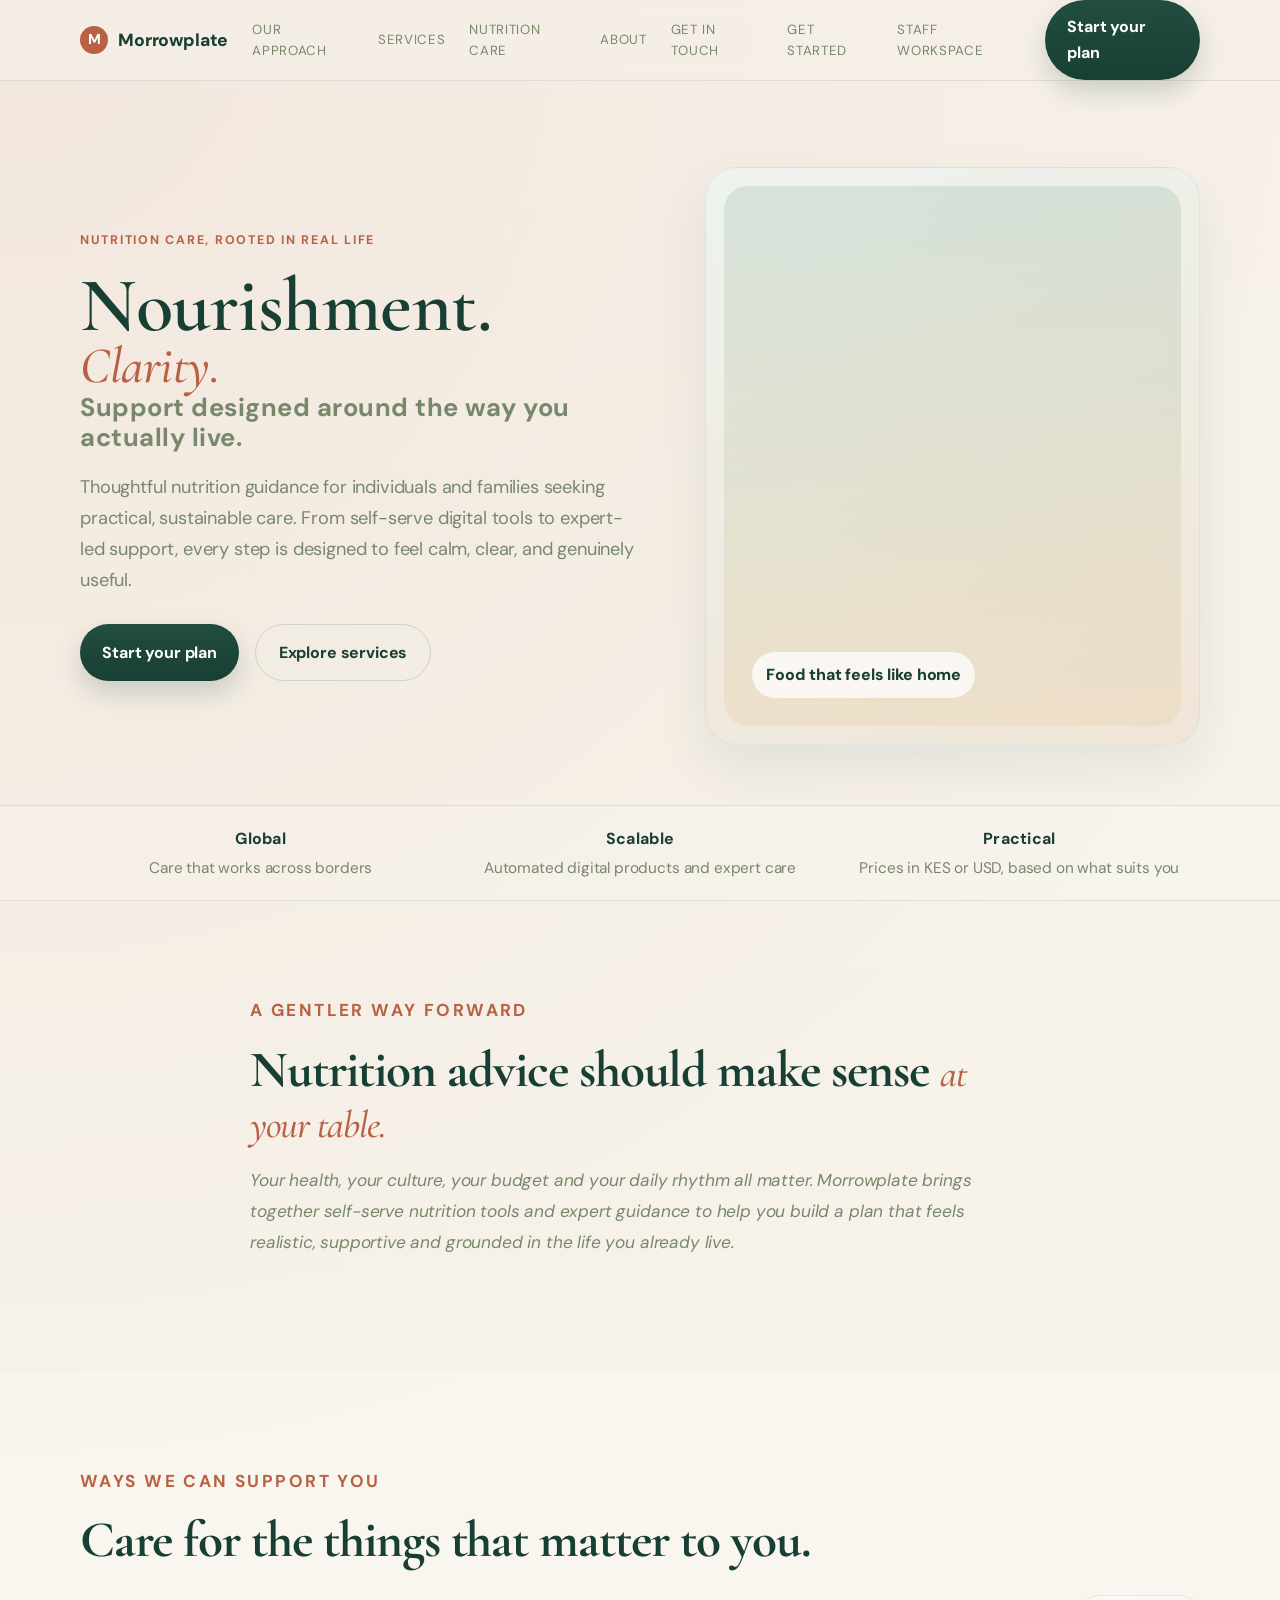
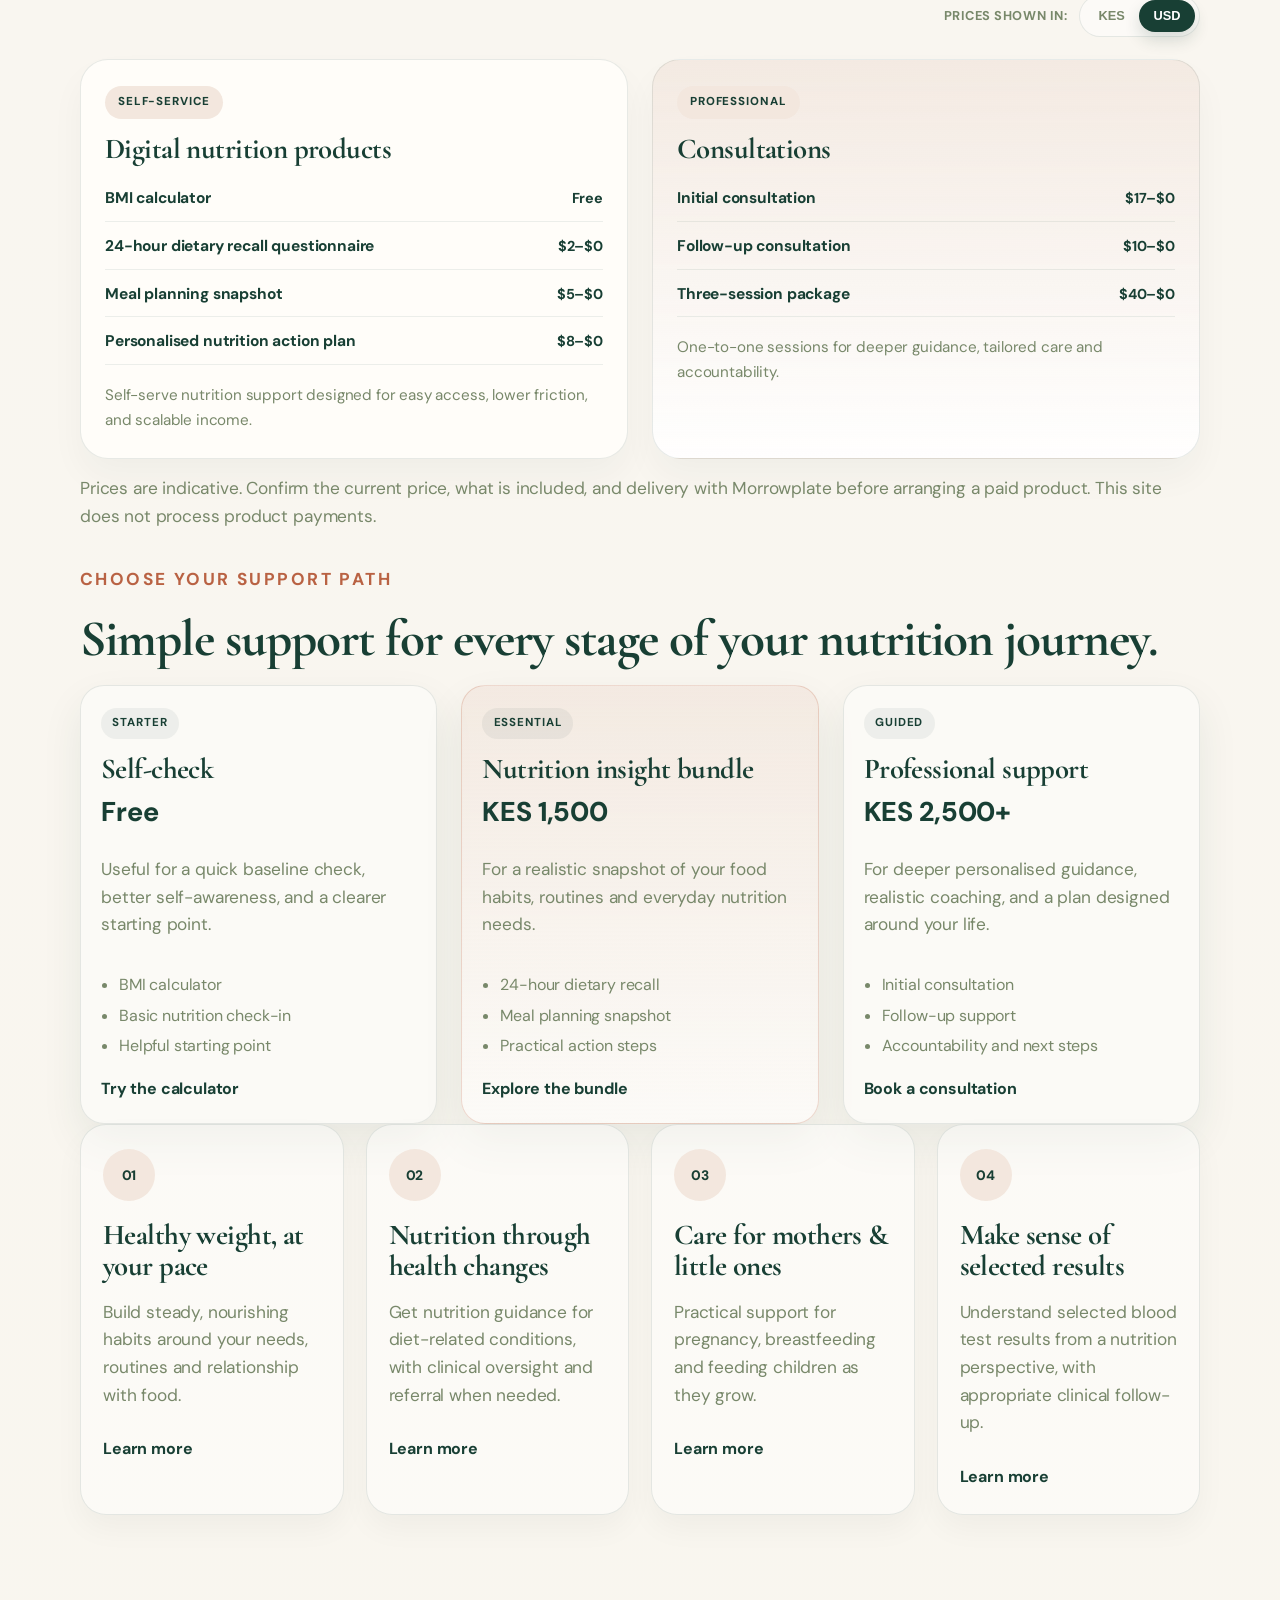
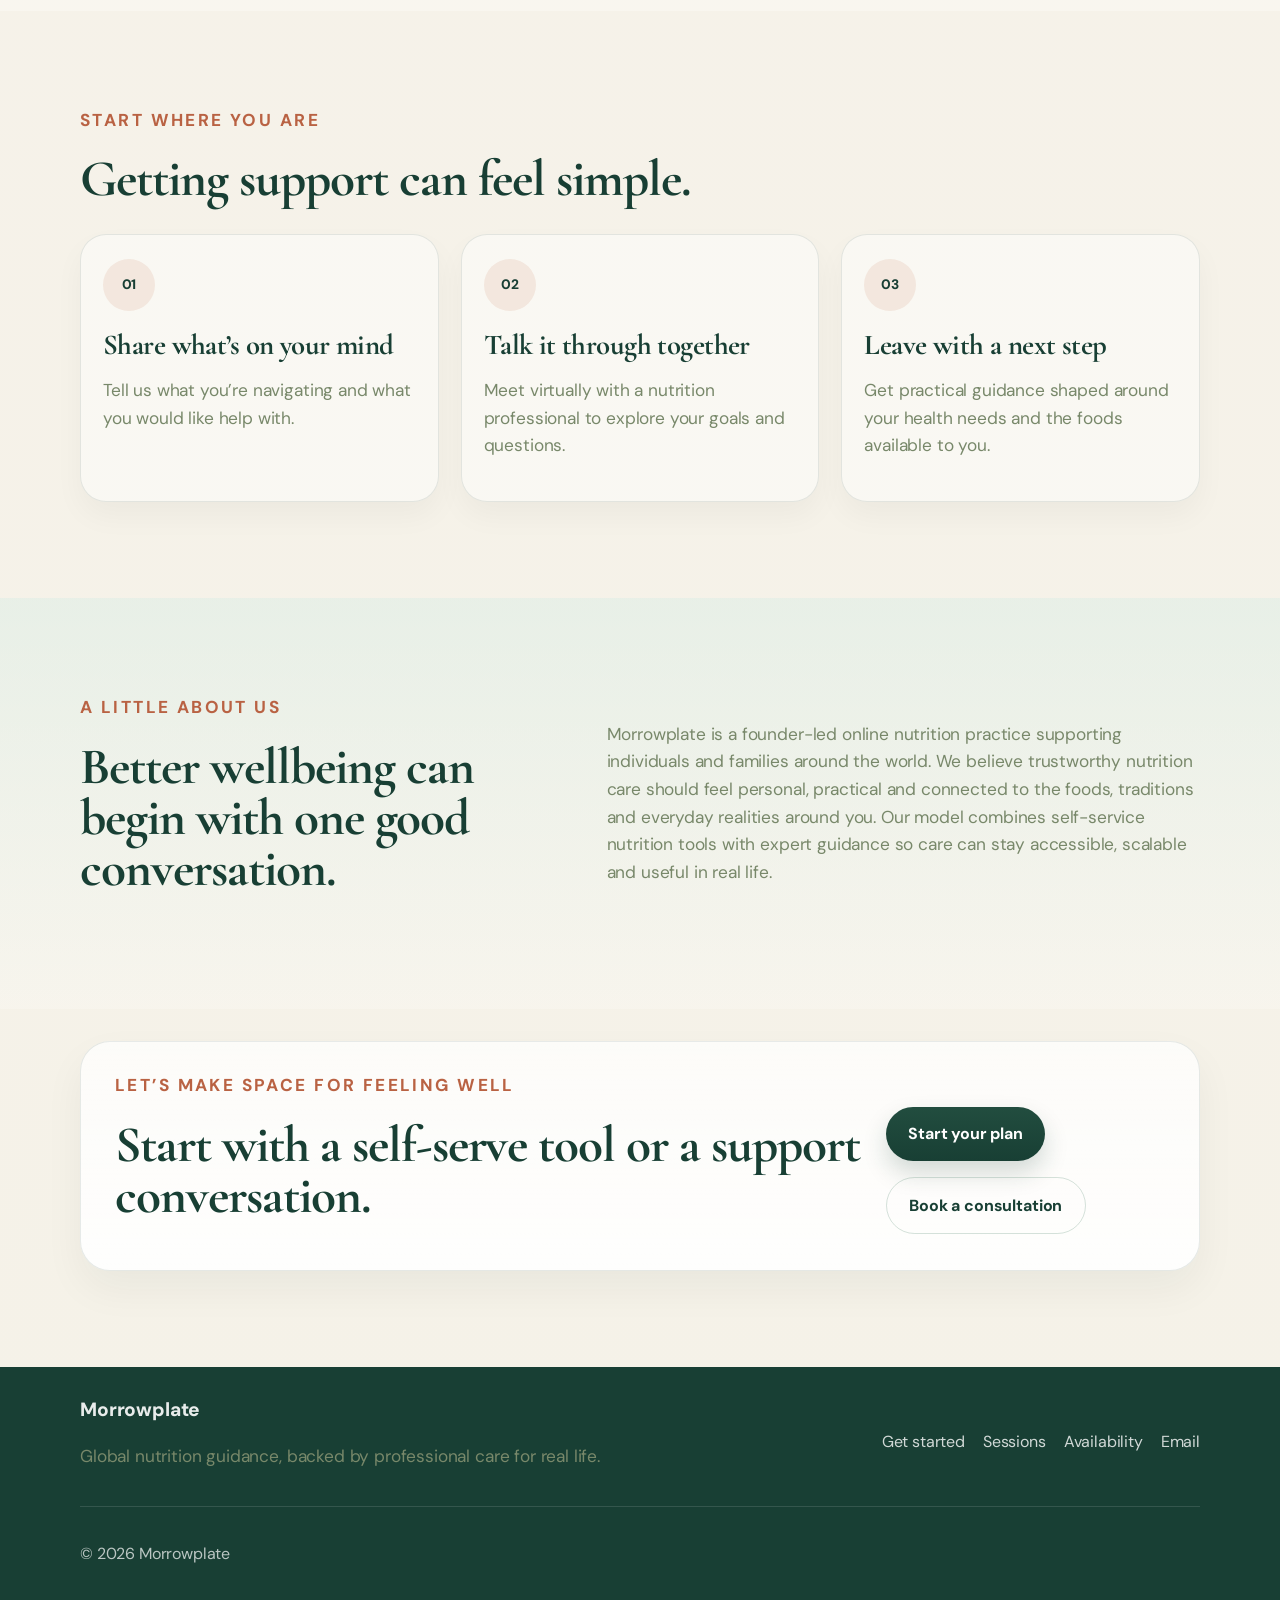
<file: index.html>
<!DOCTYPE html>
<html lang="en">
  <head>
    <meta charset="UTF-8" />
    <meta name="viewport" content="width=device-width, initial-scale=1.0" />
    <title>Morrowplate | Nutrition care rooted in real life</title>
    <meta
      name="description"
      content="Morrowplate offers nutrition guidance shaped around everyday life, family needs, and local foods."
    />
    <link rel="preconnect" href="https://fonts.googleapis.com" />
    <link rel="preconnect" href="https://fonts.gstatic.com" crossorigin />
    <link
      href="https://fonts.googleapis.com/css2?family=Cormorant+Garamond:wght@400;500;600;700&family=DM+Sans:wght@400;500;700&display=swap"
      rel="stylesheet"
    />
    <link rel="stylesheet" href="style.css" />
  </head>
  <body>
    <header class="site-header">
      <div class="container nav-wrap">
        <a class="brand" href="#top" aria-label="Morrowplate home">
          <span class="brand-mark">M</span>
          <span>Morrowplate</span>
        </a>

        <nav class="main-nav" aria-label="Main navigation">
          <a href="#approach">Our approach</a>
          <a href="services.html">Services</a>
          <a href="#care">Nutrition care</a>
          <a href="#about">About</a>
          <a href="#contact">Get in touch</a>
          <a href="start.html">Get started</a>
          <a href="staff.html">Staff workspace</a>
        </nav>

        <a class="button button-primary nav-cta" href="start.html">
          Start your plan
        </a>
      </div>
    </header>

    <main id="top">
      <section class="hero">
        <div class="container hero-grid">
          <div class="hero-copy">
            <p class="eyebrow">Nutrition care, rooted in real life</p>
            <h1>
              <span class="headline-main">Nourishment.</span>
              <span class="headline-italic">Clarity.</span>
              <span class="headline-support">Support designed around the way you actually live.</span>
            </h1>
            <p class="lead">
              Thoughtful nutrition guidance for individuals and families seeking practical,
              sustainable care. From self-serve digital tools to expert-led support, every step
              is designed to feel calm, clear, and genuinely useful.
            </p>

            <div class="cta-row">
              <a class="button button-primary" href="start.html">
                Start your plan
              </a>
              <a class="button button-secondary" href="services.html">
                Explore services
              </a>
            </div>
          </div>

          <div class="hero-visual" aria-label="Illustration showing healthy food and care">
            <div class="photo-card">
              <div class="image-placeholder">
                <span>Food that feels like home</span>
              </div>
            </div>
          </div>
        </div>
      </section>

      <section class="features-band">
        <div class="container feature-icons">
          <div>
            <strong>Global</strong>
            <span>Care that works across borders</span>
          </div>
          <div>
            <strong>Scalable</strong>
            <span>Automated digital products and expert care</span>
          </div>
          <div>
            <strong>Practical</strong>
            <span>Prices in KES or USD, based on what suits you</span>
          </div>
        </div>
      </section>

      <section id="approach" class="section">
        <div class="container narrow">
          <p class="eyebrow alt">A gentler way forward</p>
          <h2>
            Nutrition advice should make sense
            <span class="headline-italic small-italic">at your table.</span>
          </h2>
          <p class="intro-text">
            Your health, your culture, your budget and your daily rhythm all matter. Morrowplate
            brings together self-serve nutrition tools and expert guidance to help you build a plan
            that feels realistic, supportive and grounded in the life you already live.
          </p>
        </div>
      </section>

      <section id="care" class="section section-soft">
        <div class="container">
          <div class="section-head">
            <p class="eyebrow alt">Ways we can support you</p>
            <h2>Care for the things that matter to you.</h2>
          </div>

          <div class="currency-row" aria-label="Currency selector">
            <span class="currency-label">Prices shown in:</span>
            <div class="currency-toggle" role="tablist" aria-label="Choose currency">
              <button class="currency-btn is-active" data-currency="KES" type="button">KES</button>
              <button class="currency-btn" data-currency="USD" type="button">USD</button>
            </div>
          </div>

          <div class="service-grid">
            <article class="service-panel">
              <div class="service-header">
                <span class="service-badge">Self-service</span>
                <h3>Digital nutrition products</h3>
              </div>
              <ul class="service-list">
                <li data-price-type="free"><strong><a href="bmi-calculator.html">BMI calculator</a></strong><span>Free</span></li>
                <li data-kes="300" data-usd="2.5"><strong><a href="dietary-recall.html">24-hour dietary recall questionnaire</a></strong><span data-price="KES">KSh 300–500</span></li>
                <li data-kes="800" data-usd="5.5"><strong><a href="meal-planning.html">Meal planning snapshot</a></strong><span data-price="KES">KSh 800–1,500</span></li>
                <li data-kes="1200" data-usd="8"><strong>Personalised nutrition action plan</strong><span data-price="KES">KSh 1,200–2,000</span></li>
              </ul>
              <p>Self-serve nutrition support designed for easy access, lower friction, and scalable income.</p>
            </article>

            <article class="service-panel highlight-panel">
              <div class="service-header">
                <span class="service-badge">Professional</span>
                <h3>Consultations</h3>
              </div>
              <ul class="service-list">
                <li data-kes="2500" data-usd="17"><strong>Initial consultation</strong><span data-price="KES">KSh 2,500–3,000</span></li>
                <li data-kes="1500" data-usd="10"><strong>Follow-up consultation</strong><span data-price="KES">KSh 1,500–2,000</span></li>
                <li data-kes="6000" data-usd="40"><strong>Three-session package</strong><span data-price="KES">KSh 6,000–7,000</span></li>
              </ul>
              <p>One-to-one sessions for deeper guidance, tailored care and accountability.</p>
            </article>
          </div>
          <p class="pricing-note">
            Prices are indicative. Confirm the current price, what is included, and delivery with Morrowplate before arranging a paid product. This site does not process product payments.
          </p>

          <div class="offer-stack">
            <div class="section-head compact-head">
              <p class="eyebrow alt">Choose your support path</p>
              <h2>Simple support for every stage of your nutrition journey.</h2>
            </div>

            <div class="offer-grid">
              <article class="offer-card">
                <span class="offer-level">Starter</span>
                <h3>Self-check</h3>
                <div class="offer-price">Free</div>
                <p>Useful for a quick baseline check, better self-awareness, and a clearer starting point.</p>
                <ul>
                  <li>BMI calculator</li>
                  <li>Basic nutrition check-in</li>
                  <li>Helpful starting point</li>
                </ul>
                <a href="bmi-calculator.html">Try the calculator</a>
              </article>

              <article class="offer-card highlight-offer">
                <span class="offer-level">Essential</span>
                <h3>Nutrition insight bundle</h3>
                <div class="offer-price">KES 1,500</div>
                <p>For a realistic snapshot of your food habits, routines and everyday nutrition needs.</p>
                <ul>
                  <li>24-hour dietary recall</li>
                  <li>Meal planning snapshot</li>
                  <li>Practical action steps</li>
                </ul>
                <a href="services.html">Explore the bundle</a>
              </article>

              <article class="offer-card">
                <span class="offer-level">Guided</span>
                <h3>Professional support</h3>
                <div class="offer-price">KES 2,500+</div>
                <p>For deeper personalised guidance, realistic coaching, and a plan designed around your life.</p>
                <ul>
                  <li>Initial consultation</li>
                  <li>Follow-up support</li>
                  <li>Accountability and next steps</li>
                </ul>
                <a href="https://calendly.com/morrowplate/consultation" target="_blank" rel="noreferrer">Book a consultation</a>
              </article>
            </div>
          </div>

          <div class="care-grid">
            <article class="care-card">
              <span class="card-number">01</span>
              <h3>Healthy weight, at your pace</h3>
              <p>
                Build steady, nourishing habits around your needs, routines and relationship with
                food.
              </p>
              <a href="analysis.html?slug=healthy-weight">Learn more</a>
            </article>

            <article class="care-card">
              <span class="card-number">02</span>
              <h3>Nutrition through health changes</h3>
              <p>
                Get nutrition guidance for diet-related conditions, with clinical oversight and
                referral when needed.
              </p>
              <a href="analysis.html?slug=health-changes">Learn more</a>
            </article>

            <article class="care-card">
              <span class="card-number">03</span>
              <h3>Care for mothers &amp; little ones</h3>
              <p>
                Practical support for pregnancy, breastfeeding and feeding children as they grow.
              </p>
              <a href="analysis.html?slug=mothers-little-ones">Learn more</a>
            </article>

            <article class="care-card">
              <span class="card-number">04</span>
              <h3>Make sense of selected results</h3>
              <p>
                Understand selected blood test results from a nutrition perspective, with appropriate
                clinical follow-up.
              </p>
              <a href="analysis.html?slug=selected-results">Learn more</a>
            </article>
          </div>
        </div>
      </section>

      <section class="section">
        <div class="container">
          <div class="section-head">
            <p class="eyebrow alt">Start where you are</p>
            <h2>Getting support can feel simple.</h2>
          </div>

          <div class="steps-grid">
            <div class="step-item">
              <span class="step-index">01</span>
              <h3>Share what’s on your mind</h3>
              <p>Tell us what you’re navigating and what you would like help with.</p>
            </div>
            <div class="step-item">
              <span class="step-index">02</span>
              <h3>Talk it through together</h3>
              <p>Meet virtually with a nutrition professional to explore your goals and questions.</p>
            </div>
            <div class="step-item">
              <span class="step-index">03</span>
              <h3>Leave with a next step</h3>
              <p>Get practical guidance shaped around your health needs and the foods available to you.</p>
            </div>
          </div>
        </div>
      </section>

      <section id="about" class="section section-about">
        <div class="container about-grid">
          <div>
            <p class="eyebrow alt">A little about us</p>
            <h2>Better wellbeing can begin with one good conversation.</h2>
          </div>
          <div>
            <p>
              Morrowplate is a founder-led online nutrition practice supporting individuals and
              families around the world. We believe trustworthy nutrition care should feel
              personal, practical and connected to the foods, traditions and everyday realities around you.
              Our model combines self-service nutrition tools with expert guidance so care can stay accessible,
              scalable and useful in real life.
            </p>
          </div>
        </div>
      </section>

      <section id="contact" class="section cta-section">
        <div class="container cta-box">
          <div>
            <p class="eyebrow alt">Let’s make space for feeling well</p>
            <h2>Start with a self-serve tool or a support conversation.</h2>
          </div>
          <div class="cta-row">
            <a class="button button-primary" href="start.html">
              Start your plan
            </a>
            <a class="button button-secondary" href="https://calendly.com/morrowplate/consultation" target="_blank" rel="noreferrer">
              Book a consultation
            </a>
          </div>
        </div>
      </section>
    </main>

    <footer class="site-footer">
      <div class="container footer-wrap">
        <div>
          <p class="footer-brand">Morrowplate</p>
          <p class="footer-copy">Global nutrition guidance, backed by professional care for real life.</p>
        </div>

        <div class="footer-links">
          <a href="start.html">Get started</a>
          <a href="https://morrowplate-3.polsia.io/sessions">Sessions</a>
          <a href="https://morrowplate-3.polsia.io/availability">Availability</a>
          <a href="mailto:phoenixthealpha@proton.me">Email</a>
        </div>
      </div>
      <div class="container footer-bottom">
        <p>© <span id="year"></span> Morrowplate</p>
      </div>
    </footer>

    <script src="script.js"></script>
  </body>
</html>
</file>
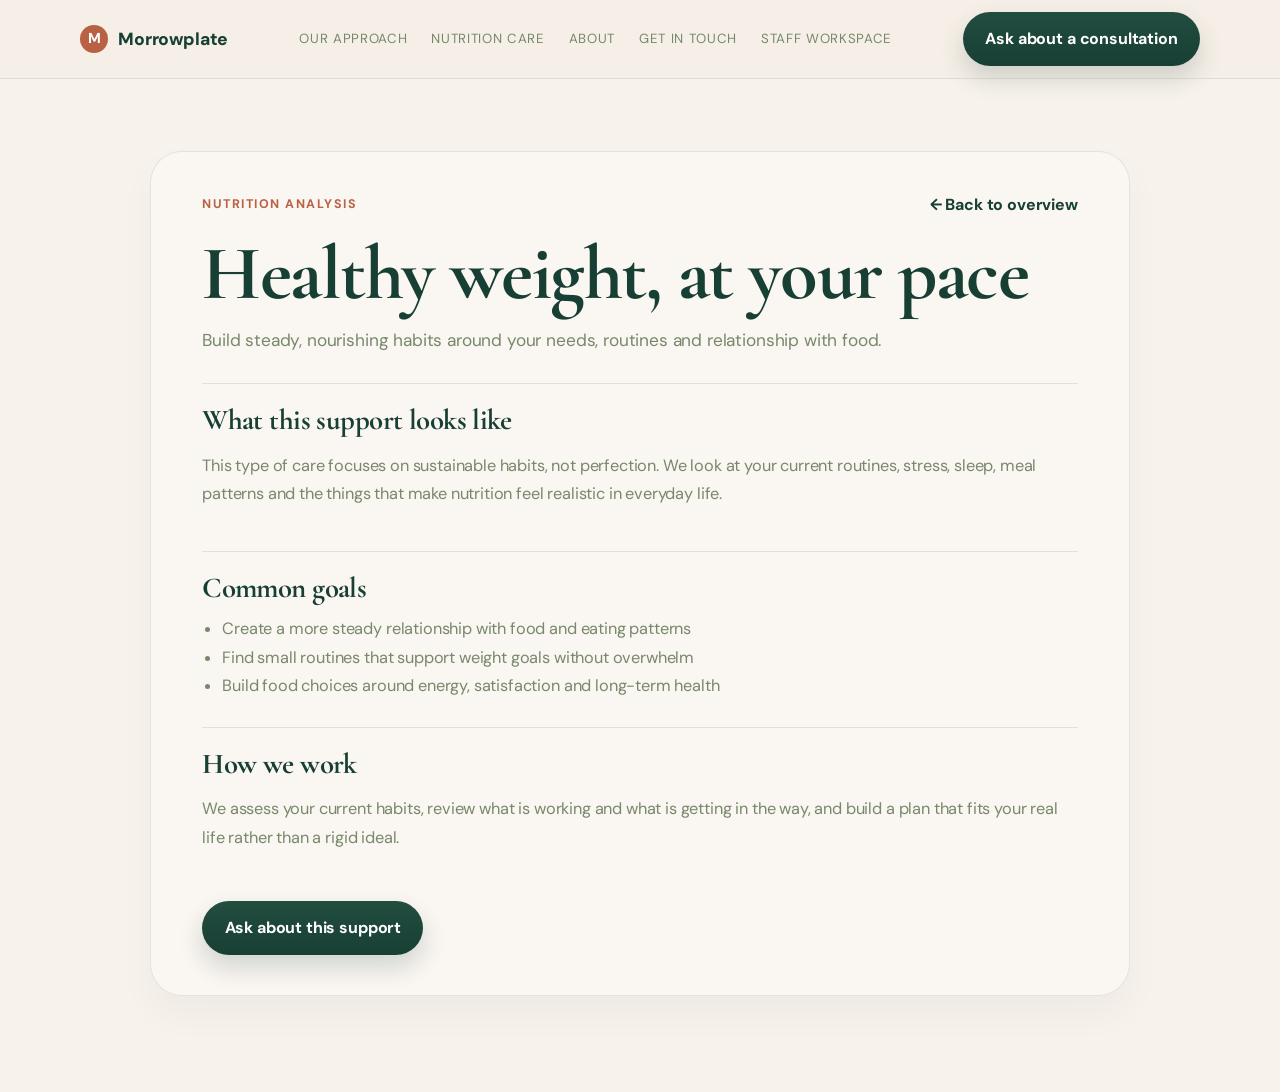
<file: analysis.html>
<!DOCTYPE html>
<html lang="en">
  <head>
    <meta charset="UTF-8" />
    <meta name="viewport" content="width=device-width, initial-scale=1.0" />
    <title>Morrowplate Analysis</title>
    <meta name="description" content="Detailed nutrition analysis and support information." />
    <link rel="preconnect" href="https://fonts.googleapis.com" />
    <link rel="preconnect" href="https://fonts.gstatic.com" crossorigin />
    <link
      href="https://fonts.googleapis.com/css2?family=Cormorant+Garamond:wght@400;500;600;700&family=DM+Sans:wght@400;500;700&display=swap"
      rel="stylesheet"
    />
    <link rel="stylesheet" href="style.css" />
    <style>
      body {
        background: #f7f2eb;
      }

      .analysis-page {
        padding: 72px 0 96px;
      }

      .analysis-shell {
        width: min(980px, calc(100% - 32px));
        margin: 0 auto;
        background: rgba(255, 255, 255, 0.34);
        border: 1px solid rgba(24, 63, 52, 0.1);
        border-radius: 32px;
        padding: 40px clamp(20px, 4vw, 52px);
        box-shadow: 0 18px 36px rgba(24, 63, 52, 0.04);
      }

      .analysis-top {
        display: flex;
        justify-content: space-between;
        align-items: center;
        gap: 20px;
        margin-bottom: 22px;
      }

      .analysis-eyebrow {
        margin: 0;
        color: var(--accent);
        font-size: 0.78rem;
        font-weight: 700;
        letter-spacing: 0.12em;
        text-transform: uppercase;
      }

      .back-link {
        display: inline-flex;
        align-items: center;
        gap: 8px;
        color: var(--accent-dark);
        font-weight: 700;
      }

      .analysis-title {
        margin: 0 0 18px;
        font-size: clamp(3rem, 6vw, 5rem);
        line-height: 0.88;
      }

      .analysis-intro {
        margin: 0 0 28px;
        font-size: 1.08rem;
        color: var(--text-soft);
        max-width: 800px;
        line-height: 1.75;
      }

      .analysis-sections {
        display: grid;
        gap: 26px;
      }

      .analysis-block {
        border-top: 1px solid rgba(24, 63, 52, 0.12);
        padding-top: 20px;
      }

      .analysis-block h3 {
        margin-bottom: 12px;
      }

      .analysis-block p,
      .analysis-block li {
        color: var(--text-soft);
        line-height: 1.75;
        font-size: 1.02rem;
      }

      .analysis-block ul {
        margin: 0;
        padding-left: 20px;
      }

      .cta-row {
        margin-top: 32px;
      }

      @media (max-width: 640px) {
        .analysis-top {
          flex-direction: column;
          align-items: flex-start;
        }
      }
    </style>
  </head>
  <body>
    <header class="site-header">
      <div class="container nav-wrap">
        <a class="brand" href="index.html" aria-label="Morrowplate home">
          <span class="brand-mark">M</span>
          <span>Morrowplate</span>
        </a>

        <nav class="main-nav" aria-label="Main navigation">
          <a href="index.html#approach">Our approach</a>
          <a href="index.html#care">Nutrition care</a>
          <a href="index.html#about">About</a>
          <a href="index.html#contact">Get in touch</a>
          <a href="staff.html">Staff workspace</a>
        </nav>

        <a class="button button-primary nav-cta" href="mailto:morrowplate-3@polsia.app?subject=Nutrition%20support">
          Ask about a consultation
        </a>
      </div>
    </header>

    <main class="analysis-page">
      <div class="analysis-shell">
        <div class="analysis-top">
          <p class="analysis-eyebrow">Nutrition analysis</p>
          <a class="back-link" href="index.html">← Back to overview</a>
        </div>

        <h1 class="analysis-title" id="analysis-title">Healthy weight, at your pace</h1>
        <p class="analysis-intro" id="analysis-intro">
          Build steady, nourishing habits around your needs, routines and relationship with food.
        </p>

        <div class="analysis-sections" id="analysis-content"></div>

        <div class="cta-row">
          <a class="button button-primary" href="mailto:morrowplate-3@polsia.app?subject=Healthy%20weight%20support">
            Ask about this support
          </a>
        </div>
      </div>
    </main>

    <script>
      const contentMap = {
        'healthy-weight': {
          title: 'Healthy weight, at your pace',
          intro: 'Build steady, nourishing habits around your needs, routines and relationship with food.',
          subject: 'Healthy%20weight%20support',
          blocks: [
            {
              heading: 'What this support looks like',
              text: 'This type of care focuses on sustainable habits, not perfection. We look at your current routines, stress, sleep, meal patterns and the things that make nutrition feel realistic in everyday life.'
            },
            {
              heading: 'Common goals',
              list: [
                'Create a more steady relationship with food and eating patterns',
                'Find small routines that support weight goals without overwhelm',
                'Build food choices around energy, satisfaction and long-term health'
              ]
            },
            {
              heading: 'How we work',
              text: 'We assess your current habits, review what is working and what is getting in the way, and build a plan that fits your real life rather than a rigid ideal.'
            }
          ]
        },
        'health-changes': {
          title: 'Nutrition through health changes',
          intro: 'Get nutrition guidance for diet-related conditions, with clinical oversight and referral when needed.',
          subject: 'Nutrition%20through%20health%20changes',
          blocks: [
            {
              heading: 'When this support is useful',
              text: 'This work is helpful when nutrition needs change due to a diagnosis, medication, metabolic changes, digestive concerns or a shift in health priorities.'
            },
            {
              heading: 'What is addressed',
              list: [
                'Dietary management for metabolic or chronic health conditions',
                'Understanding the nutrition side of treatment and recovery',
                'Planning practical meals around symptoms, routines and lifestyle'
              ]
            },
            {
              heading: 'Clinical approach',
              text: 'When needed, support can be coordinated with a clinical team to help ensure safe, well-rounded care.'
            }
          ]
        },
        'mothers-little-ones': {
          title: 'Care for mothers & little ones',
          intro: 'Practical support for pregnancy, breastfeeding and feeding children as they grow.',
          subject: 'Care%20for%20mothers%20and%20little%20ones',
          blocks: [
            {
              heading: 'Support for changing nutrition needs',
              text: 'This area includes guidance around pregnancy, postpartum recovery, breastfeeding, toddler nutrition and family routines that support healthy growth.'
            },
            {
              heading: 'Typical priorities',
              list: [
                'Meal planning during pregnancy and breastfeeding',
                'Balancing family food needs with your own recovery',
                'Supporting children with practical, sustainable eating routines'
              ]
            },
            {
              heading: 'A calming, realistic approach',
              text: 'We focus on simple, nourishing habits that fit your household, not perfection or pressure.'
            }
          ]
        },
        'selected-results': {
          title: 'Make sense of selected results',
          intro: 'Understand selected blood test results from a nutrition perspective, with appropriate clinical follow-up.',
          subject: 'Selected%20results%20support',
          blocks: [
            {
              heading: 'Why this matters',
              text: 'Some results can be confusing when they are explained without context. We help translate them into practical, understandable guidance connected to daily dietary choices.'
            },
            {
              heading: 'What we look at',
              list: [
                'How a result may relate to food, nutrient intake or eating patterns',
                'Areas where diet may support symptom management or recovery',
                'When referral or clinical review is the right next step'
              ]
            },
            {
              heading: 'How care is guided',
              text: 'This support is educational and practical, while staying within the right clinical boundaries and referral pathways.'
            }
          ]
        }
      };

      const params = new URLSearchParams(window.location.search);
      const slug = params.get('slug') || 'healthy-weight';
      const entry = contentMap[slug] || contentMap['healthy-weight'];

      document.title = `${entry.title} | Morrowplate`;
      document.getElementById('analysis-title').textContent = entry.title;
      document.getElementById('analysis-intro').textContent = entry.intro;

      const contentWrap = document.getElementById('analysis-content');
      contentWrap.innerHTML = entry.blocks.map((block) => {
        let body = block.text ? `<p>${block.text}</p>` : '';
        if (block.list) {
          body += `<ul>${block.list.map(item => `<li>${item}</li>`).join('')}</ul>`;
        }
        return `
          <div class="analysis-block">
            <h3>${block.heading}</h3>
            ${body}
          </div>
        `;
      }).join('');

      const ctaLink = document.querySelector('.cta-row a');
      ctaLink.href = `mailto:morrowplate-3@polsia.app?subject=${entry.subject}`;
    </script>
  </body>
</html>
</file>
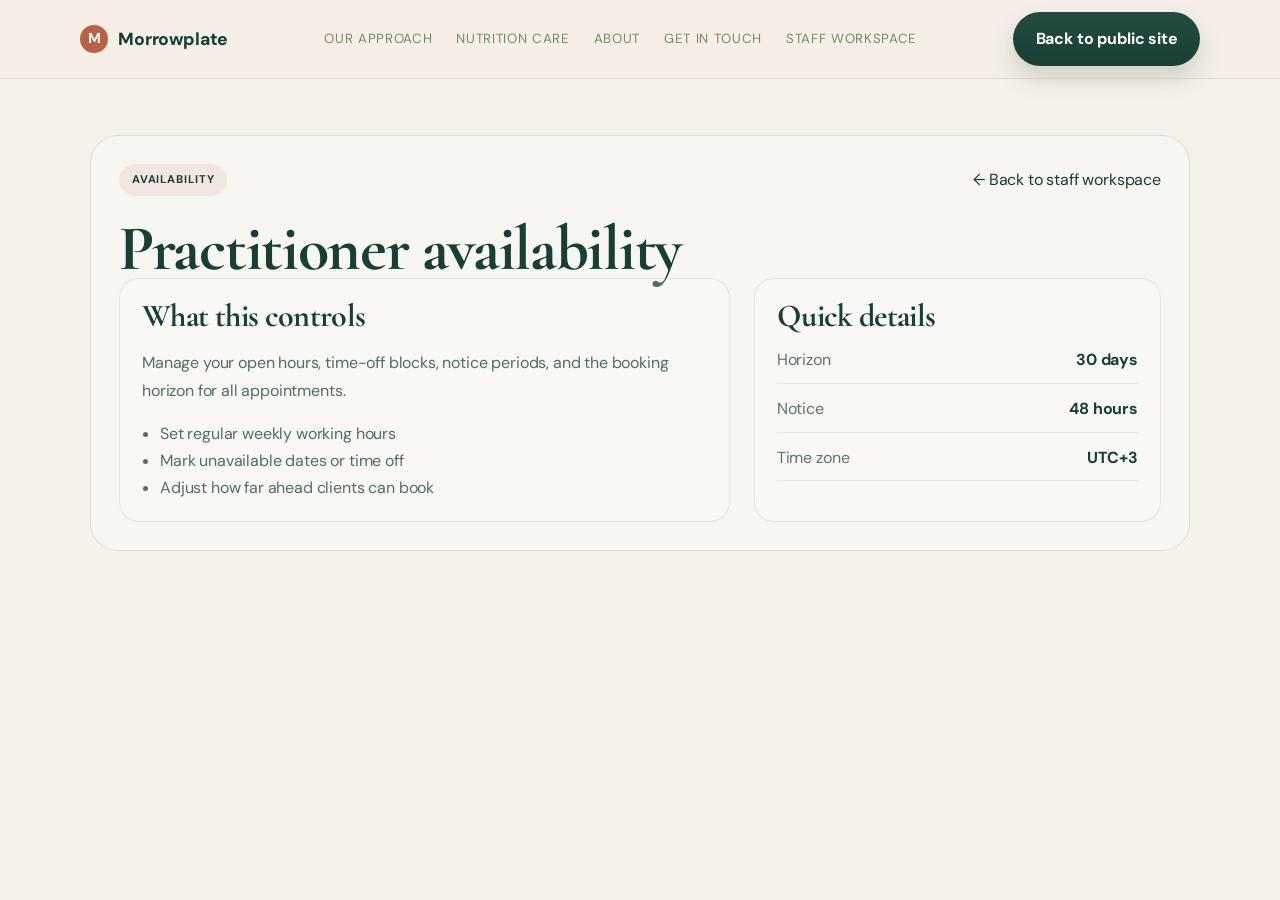
<file: availability.html>
<!DOCTYPE html>
<html lang="en">
  <head>
    <meta charset="UTF-8" />
    <meta name="viewport" content="width=device-width, initial-scale=1.0" />
    <title>Availability | Morrowplate Staff</title>
    <link rel="preconnect" href="https://fonts.googleapis.com" />
    <link rel="preconnect" href="https://fonts.gstatic.com" crossorigin />
    <link href="https://fonts.googleapis.com/css2?family=Cormorant+Garamond:wght@400;500;600;700&family=DM+Sans:wght@400;500;700&display=swap" rel="stylesheet" />
    <link rel="stylesheet" href="style.css" />
    <style>
      body { background: #f5f2ea; }
      .staff-detail-page { padding: 56px 0 100px; }
      .detail-shell { width: min(1100px, calc(100% - 32px)); margin: 0 auto; background: rgba(255,255,255,0.34); border:1px solid rgba(24,63,52,0.12); border-radius:28px; padding:28px; }
      .detail-header { display:flex; justify-content:space-between; align-items:center; gap:16px; margin-bottom:24px; }
      .detail-title { font-size: clamp(2.6rem, 5vw, 4.3rem); margin:0; }
      .tag { display:inline-block; background: rgba(185,98,67,0.1); color:#183f34; padding:0.45rem 0.8rem; border-radius:999px; letter-spacing:0.08em; font-weight:700; text-transform:uppercase; font-size:0.7rem; }
      .detail-grid { display:grid; grid-template-columns: 1.2fr 0.8fr; gap:24px; }
      .panel { background: rgba(255,255,255,0.25); border:1px solid rgba(24,63,52,0.1); border-radius:20px; padding:20px 22px; }
      .panel h3 { margin:0 0 14px; font-size:2rem; }
      .panel p, .panel li { color: rgba(24,63,52,0.75); line-height:1.7; }
      .panel ul { padding-left:18px; margin:0; }
      .meta-list { display:grid; gap:12px; }
      .meta-item { display:flex; justify-content:space-between; gap:12px; border-bottom:1px solid rgba(24,63,52,0.08); padding-bottom:10px; }
      .meta-item span:first-child { color: rgba(24,63,52,0.7); }
      .meta-item span:last-child { font-weight:700; }
      @media (max-width:780px){ .detail-grid{grid-template-columns:1fr;} .detail-header{flex-direction:column; align-items:flex-start;} }
    </style>
  </head>
  <body>
    <header class="site-header">
      <div class="container nav-wrap">
        <a class="brand" href="index.html" aria-label="Morrowplate home"><span class="brand-mark">M</span><span>Morrowplate</span></a>
        <nav class="main-nav" aria-label="Main navigation">
          <a href="index.html#approach">Our approach</a>
          <a href="index.html#care">Nutrition care</a>
          <a href="index.html#about">About</a>
          <a href="index.html#contact">Get in touch</a>
          <a href="staff.html">Staff workspace</a>
        </nav>
        <a class="button button-primary nav-cta" href="index.html">Back to public site</a>
      </div>
    </header>

    <main class="staff-detail-page">
      <div class="detail-shell">
        <div class="detail-header">
          <span class="tag">Availability</span>
          <a class="back-link" href="staff.html">← Back to staff workspace</a>
        </div>
        <h1 class="detail-title">Practitioner availability</h1>

        <div class="detail-grid">
          <section class="panel">
            <h3>What this controls</h3>
            <p>Manage your open hours, time-off blocks, notice periods, and the booking horizon for all appointments.</p>
            <ul>
              <li>Set regular weekly working hours</li>
              <li>Mark unavailable dates or time off</li>
              <li>Adjust how far ahead clients can book</li>
            </ul>
          </section>

          <aside class="panel">
            <h3>Quick details</h3>
            <div class="meta-list">
              <div class="meta-item"><span>Horizon</span><span>30 days</span></div>
              <div class="meta-item"><span>Notice</span><span>48 hours</span></div>
              <div class="meta-item"><span>Time zone</span><span>UTC+3</span></div>
            </div>
          </aside>
        </div>
      </div>
    </main>
  </body>
</html>
</file>
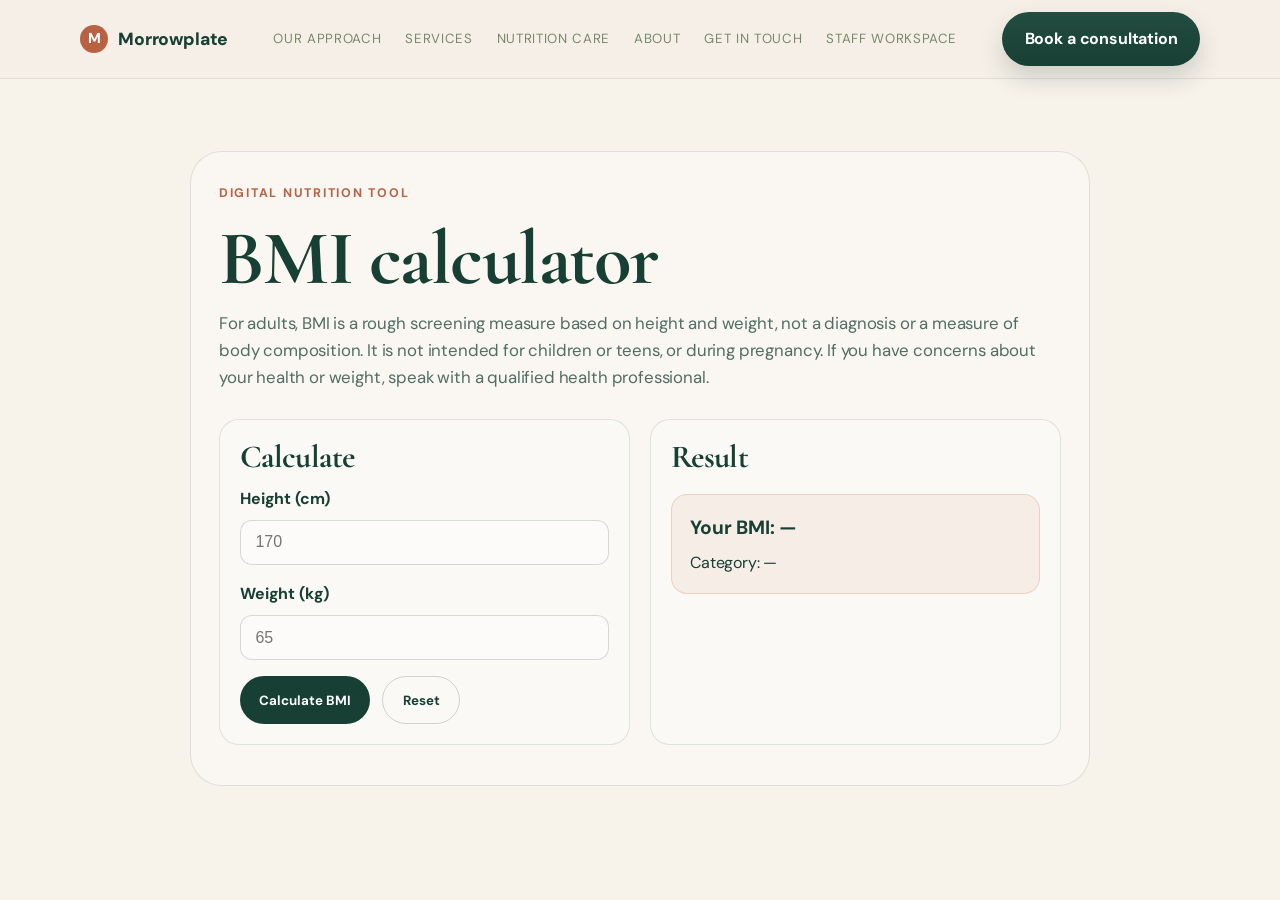
<file: bmi-calculator.html>
<!DOCTYPE html>
<html lang="en">
  <head>
    <meta charset="UTF-8" />
    <meta name="viewport" content="width=device-width, initial-scale=1.0" />
    <title>BMI Calculator | Morrowplate</title>
    <meta name="description" content="Calculate your BMI and understand the basic nutrition context." />
    <link rel="preconnect" href="https://fonts.googleapis.com" />
    <link rel="preconnect" href="https://fonts.gstatic.com" crossorigin />
    <link href="https://fonts.googleapis.com/css2?family=Cormorant+Garamond:wght@400;500;600;700&family=DM+Sans:wght@400;500;700&display=swap" rel="stylesheet" />
    <link rel="stylesheet" href="style.css" />
    <style>
      body { background: #f7f2ea; }
      .calc-page { padding: 72px 0 100px; }
      .calc-shell { width: min(900px, calc(100% - 32px)); margin: 0 auto; background: rgba(255,255,255,0.35); border:1px solid rgba(24,63,52,0.12); border-radius: 32px; padding: 32px 28px 40px; }
      .calc-title { font-size: clamp(3rem, 6vw, 5rem); margin: 0 0 16px; line-height: 0.9; }
      .calc-copy { color: rgba(24,63,52,0.75); font-size: 1.05rem; margin-bottom: 28px; }
      .calc-grid { display:grid; grid-template-columns: repeat(2, minmax(0, 1fr)); gap: 20px; }
      .calc-card { background: rgba(255,255,255,0.32); border:1px solid rgba(24,63,52,0.12); border-radius: 20px; padding: 20px; }
      .calc-card h3 { margin-top: 0; font-size: 2rem; }
      .field { display:flex; flex-direction:column; gap:8px; margin-bottom: 16px; }
      .field label { font-weight:700; color: #183f34; }
      .field input, .field select { border:1px solid rgba(24,63,52,0.18); border-radius: 12px; background: rgba(255,255,255,0.4); padding: 0.8rem 0.9rem; font-size: 1rem; }
      .button-row { display:flex; gap:12px; flex-wrap: wrap; }
      .calc-btn { border:none; background: #183f34; color:#fff; font-family: 'DM Sans', sans-serif; font-weight:700; border-radius: 999px; padding: 0.9rem 1.2rem; cursor:pointer; }
      .calc-btn.secondary { background: transparent; color:#183f34; border:1px solid rgba(24,63,52,0.2); }
      .result-box { margin-top: 20px; background: rgba(185,98,67,0.08); border: 1px solid rgba(185,98,67,0.2); border-radius: 16px; padding: 18px; }
      .result-box strong { display:block; font-size: 1.2rem; margin-bottom: 6px; }
      @media (max-width: 760px){ .calc-grid { grid-template-columns:1fr; } }
    </style>
  </head>
  <body>
    <header class="site-header">
      <div class="container nav-wrap">
        <a class="brand" href="index.html" aria-label="Morrowplate home">
          <span class="brand-mark">M</span>
          <span>Morrowplate</span>
        </a>

        <nav class="main-nav" aria-label="Main navigation">
          <a href="index.html#approach">Our approach</a>
          <a href="services.html">Services</a>
          <a href="index.html#care">Nutrition care</a>
          <a href="index.html#about">About</a>
          <a href="index.html#contact">Get in touch</a>
          <a href="staff.html">Staff workspace</a>
        </nav>

        <a class="button button-primary nav-cta" href="https://calendly.com/morrowplate/consultation" target="_blank" rel="noreferrer">Book a consultation</a>
      </div>
    </header>

    <main class="calc-page">
      <div class="calc-shell">
        <p class="eyebrow alt">Digital nutrition tool</p>
        <h1 class="calc-title">BMI calculator</h1>
        <p class="calc-copy">
          For adults, BMI is a rough screening measure based on height and weight, not a diagnosis or a measure of body composition.
          It is not intended for children or teens, or during pregnancy. If you have concerns about your health or weight, speak with a qualified health professional.
        </p>

        <div class="calc-grid">
          <div class="calc-card">
            <h3>Calculate</h3>
            <div class="field">
              <label for="height">Height (cm)</label>
              <input id="height" type="number" min="50" step="0.1" placeholder="170" />
            </div>
            <div class="field">
              <label for="weight">Weight (kg)</label>
              <input id="weight" type="number" min="10" step="0.1" placeholder="65" />
            </div>
            <div class="button-row">
              <button class="calc-btn" id="calculateBtn" type="button">Calculate BMI</button>
              <button class="calc-btn secondary" id="resetBtn" type="button">Reset</button>
            </div>
          </div>

          <div class="calc-card">
            <h3>Result</h3>
            <div class="result-box" id="resultBox">
              <strong>Your BMI: —</strong>
              <span>Category: —</span>
            </div>
          </div>
        </div>
      </div>
    </main>

    <script>
      const calculateBtn = document.getElementById('calculateBtn');
      const resetBtn = document.getElementById('resetBtn');
      const heightInput = document.getElementById('height');
      const weightInput = document.getElementById('weight');
      const resultBox = document.getElementById('resultBox');

      function getCategory(value) {
        if (value < 18.5) return 'Underweight';
        if (value < 25) return 'Healthy weight';
        if (value < 30) return 'Overweight';
        return 'Obesity';
      }

      function updateBMI() {
        const height = Number(heightInput.value);
        const weight = Number(weightInput.value);

        if (!height || !weight || height <= 0 || weight <= 0) {
          resultBox.innerHTML = '<strong>Your BMI: —</strong><span>Category: —</span>';
          return;
        }

        const bmi = weight / ((height / 100) ** 2);
        const category = getCategory(bmi);

        resultBox.innerHTML = `<strong>Your BMI: ${bmi.toFixed(1)}</strong><span>Category: ${category}</span>`;
      }

      calculateBtn.addEventListener('click', updateBMI);
      resetBtn.addEventListener('click', () => {
        heightInput.value = '';
        weightInput.value = '';
        resultBox.innerHTML = '<strong>Your BMI: —</strong><span>Category: —</span>';
      });
    </script>
  </body>
</html>
</file>
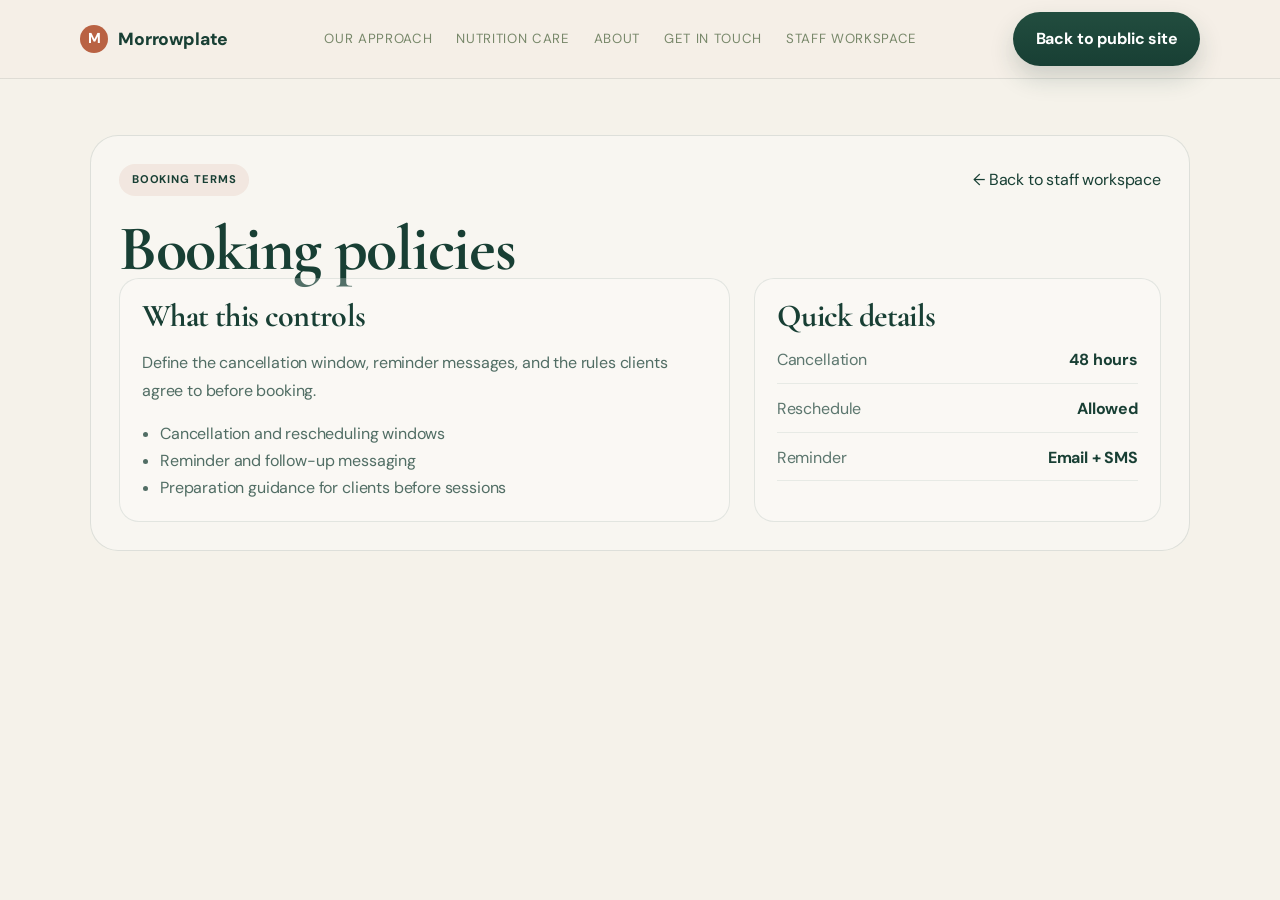
<file: booking-terms.html>
<!DOCTYPE html>
<html lang="en">
  <head>
    <meta charset="UTF-8" />
    <meta name="viewport" content="width=device-width, initial-scale=1.0" />
    <title>Booking Terms | Morrowplate Staff</title>
    <link rel="preconnect" href="https://fonts.googleapis.com" />
    <link rel="preconnect" href="https://fonts.gstatic.com" crossorigin />
    <link href="https://fonts.googleapis.com/css2?family=Cormorant+Garamond:wght@400;500;600;700&family=DM+Sans:wght@400;500;700&display=swap" rel="stylesheet" />
    <link rel="stylesheet" href="style.css" />
    <style>
      body { background: #f5f2ea; }
      .staff-detail-page { padding: 56px 0 100px; }
      .detail-shell { width: min(1100px, calc(100% - 32px)); margin: 0 auto; background: rgba(255,255,255,0.34); border:1px solid rgba(24,63,52,0.12); border-radius:28px; padding:28px; }
      .detail-header { display:flex; justify-content:space-between; align-items:center; gap:16px; margin-bottom:24px; }
      .detail-title { font-size: clamp(2.6rem, 5vw, 4.3rem); margin:0; }
      .tag { display:inline-block; background: rgba(185,98,67,0.1); color:#183f34; padding:0.45rem 0.8rem; border-radius:999px; letter-spacing:0.08em; font-weight:700; text-transform:uppercase; font-size:0.7rem; }
      .detail-grid { display:grid; grid-template-columns: 1.2fr 0.8fr; gap:24px; }
      .panel { background: rgba(255,255,255,0.25); border:1px solid rgba(24,63,52,0.1); border-radius:20px; padding:20px 22px; }
      .panel h3 { margin:0 0 14px; font-size:2rem; }
      .panel p, .panel li { color: rgba(24,63,52,0.75); line-height:1.7; }
      .panel ul { padding-left:18px; margin:0; }
      .meta-list { display:grid; gap:12px; }
      .meta-item { display:flex; justify-content:space-between; gap:12px; border-bottom:1px solid rgba(24,63,52,0.08); padding-bottom:10px; }
      .meta-item span:first-child { color: rgba(24,63,52,0.7); }
      .meta-item span:last-child { font-weight:700; }
      @media (max-width:780px){ .detail-grid{grid-template-columns:1fr;} .detail-header{flex-direction:column; align-items:flex-start;} }
    </style>
  </head>
  <body>
    <header class="site-header">
      <div class="container nav-wrap">
        <a class="brand" href="index.html" aria-label="Morrowplate home"><span class="brand-mark">M</span><span>Morrowplate</span></a>
        <nav class="main-nav" aria-label="Main navigation">
          <a href="index.html#approach">Our approach</a>
          <a href="index.html#care">Nutrition care</a>
          <a href="index.html#about">About</a>
          <a href="index.html#contact">Get in touch</a>
          <a href="staff.html">Staff workspace</a>
        </nav>
        <a class="button button-primary nav-cta" href="index.html">Back to public site</a>
      </div>
    </header>

    <main class="staff-detail-page">
      <div class="detail-shell">
        <div class="detail-header">
          <span class="tag">Booking terms</span>
          <a class="back-link" href="staff.html">← Back to staff workspace</a>
        </div>
        <h1 class="detail-title">Booking policies</h1>

        <div class="detail-grid">
          <section class="panel">
            <h3>What this controls</h3>
            <p>Define the cancellation window, reminder messages, and the rules clients agree to before booking.</p>
            <ul>
              <li>Cancellation and rescheduling windows</li>
              <li>Reminder and follow-up messaging</li>
              <li>Preparation guidance for clients before sessions</li>
            </ul>
          </section>

          <aside class="panel">
            <h3>Quick details</h3>
            <div class="meta-list">
              <div class="meta-item"><span>Cancellation</span><span>48 hours</span></div>
              <div class="meta-item"><span>Reschedule</span><span>Allowed</span></div>
              <div class="meta-item"><span>Reminder</span><span>Email + SMS</span></div>
            </div>
          </aside>
        </div>
      </div>
    </main>
  </body>
</html>
</file>
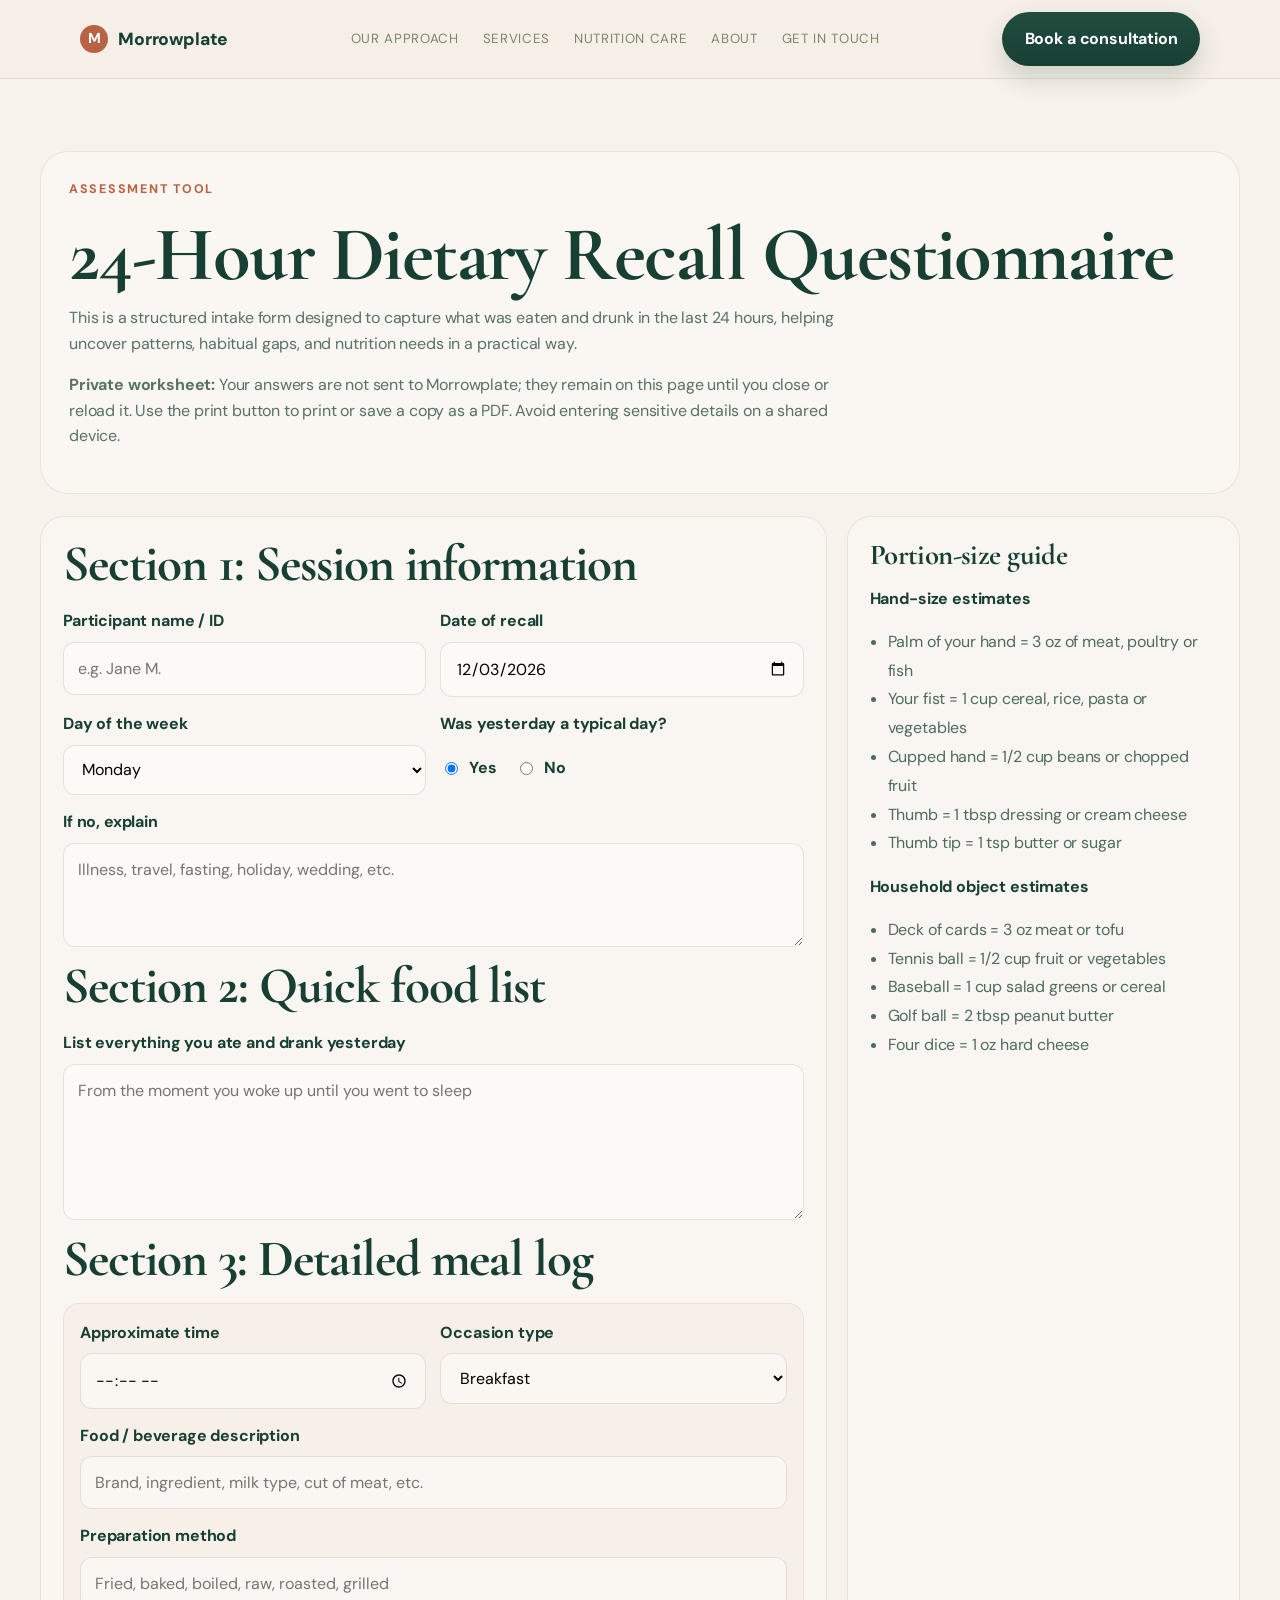
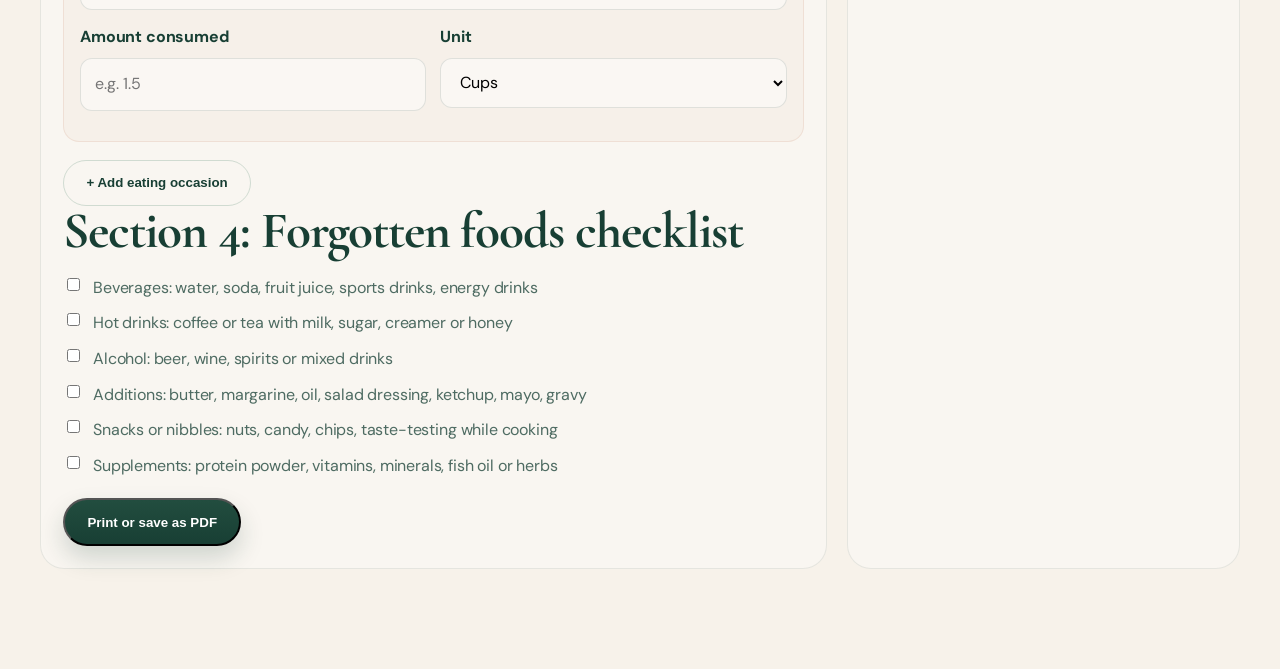
<file: dietary-recall.html>
<!DOCTYPE html>
<html lang="en">
  <head>
    <meta charset="UTF-8" />
    <meta name="viewport" content="width=device-width, initial-scale=1.0" />
    <title>Dietary Recall | Morrowplate</title>
    <meta name="description" content="A 24-hour dietary recall questionnaire for nutrition intake assessment." />
    <link rel="preconnect" href="https://fonts.googleapis.com" />
    <link rel="preconnect" href="https://fonts.gstatic.com" crossorigin />
    <link href="https://fonts.googleapis.com/css2?family=Cormorant+Garamond:wght@400;500;600;700&family=DM+Sans:wght@400;500;700&display=swap" rel="stylesheet" />
    <link rel="stylesheet" href="style.css" />
    <style>
      body { background:#f7f2ea; }
      .page-shell { width:min(1200px, calc(100% - 28px)); margin:0 auto; padding:72px 0 100px; }
      .hero-box { background: rgba(255,255,255,0.35); border:1px solid rgba(24,63,52,0.09); border-radius:28px; padding:28px; margin-bottom:22px; }
      .hero-box h1 { font-size: clamp(3rem, 6vw, 5rem); margin:0 0 12px; }
      .hero-box p { color: rgba(24,63,52,0.72); max-width: 780px; }
      .recall-wrap { display:grid; grid-template-columns: 1.6fr 0.8fr; gap: 20px; }
      .form-panel, .guide-panel { background: rgba(255,255,255,0.32); border:1px solid rgba(24,63,52,0.09); border-radius:24px; padding: 22px; }
      .form-panel h2, .guide-panel h3 { margin-top:0; }
      .field { display:flex; flex-direction:column; gap:8px; margin-bottom:14px; }
      .field label { font-weight:700; color:#183f34; }
      .field input, .field select, .field textarea { width:100%; border:1px solid rgba(24,63,52,0.12); border-radius:12px; background:rgba(255,255,255,0.45); padding:0.8rem 0.9rem; font:inherit; }
      .two-col { display:grid; grid-template-columns:repeat(2, minmax(0,1fr)); gap:14px; }
      .radio-row { display:flex; gap:18px; align-items:center; flex-wrap:wrap; padding-top: 10px; }
      .radio-row label { display:flex; align-items:center; gap:8px; }
      .meal-box { background: rgba(185,98,67,0.04); border:1px solid rgba(185,98,67,0.12); border-radius:16px; padding:16px; margin: 14px 0 18px; }
      .checklist { display:flex; flex-direction:column; gap:10px; margin-top: 8px; }
      .checklist label { display:flex; align-items:flex-start; gap:10px; color: rgba(24,63,52,0.76); }
      .guide-panel ul { padding-left:18px; color: rgba(24,63,52,0.76); line-height:1.8; }
      .guide-panel h4 { margin: 16px 0 8px; font-family: 'DM Sans', sans-serif; }
      @media (max-width: 900px){ .recall-wrap { grid-template-columns:1fr; } .two-col { grid-template-columns:1fr; } }
      @media print {
        .site-header, .guide-panel, #printRecall { display: none !important; }
        body, .page-shell, .hero-box, .form-panel { background: #fff; }
        .page-shell { width: 100%; padding: 0; }
        .hero-box, .form-panel { border: 0; padding: 0; }
        input, select, textarea { color: #000; }
      }
    </style>
  </head>
  <body>
    <header class="site-header">
      <div class="container nav-wrap">
        <a class="brand" href="index.html" aria-label="Morrowplate home">
          <span class="brand-mark">M</span>
          <span>Morrowplate</span>
        </a>
        <nav class="main-nav" aria-label="Main navigation">
          <a href="index.html#approach">Our approach</a>
          <a href="services.html">Services</a>
          <a href="index.html#care">Nutrition care</a>
          <a href="index.html#about">About</a>
          <a href="index.html#contact">Get in touch</a>
        </nav>
        <a class="button button-primary nav-cta" href="https://calendly.com/morrowplate/consultation" target="_blank" rel="noreferrer">Book a consultation</a>
      </div>
    </header>

    <main class="page-shell">
      <section class="hero-box">
        <p class="eyebrow alt">Assessment tool</p>
        <h1>24-Hour Dietary Recall Questionnaire</h1>
        <p>
          This is a structured intake form designed to capture what was eaten and drunk in the last 24 hours,
          helping uncover patterns, habitual gaps, and nutrition needs in a practical way.
        </p>
        <p><strong>Private worksheet:</strong> Your answers are not sent to Morrowplate; they remain on this page until you close or reload it. Use the print button to print or save a copy as a PDF. Avoid entering sensitive details on a shared device.</p>
      </section>

      <div class="recall-wrap">
        <div class="form-panel">
          <h2>Section 1: Session information</h2>

          <div class="two-col">
            <div class="field">
              <label for="participantId">Participant name / ID</label>
              <input id="participantId" type="text" placeholder="e.g. Jane M." />
            </div>
            <div class="field">
              <label for="recallDate">Date of recall</label>
              <input id="recallDate" type="date" />
            </div>
          </div>

          <div class="two-col">
            <div class="field">
              <label for="dayOfWeek">Day of the week</label>
              <select id="dayOfWeek">
                <option>Monday</option>
                <option>Tuesday</option>
                <option>Wednesday</option>
                <option>Thursday</option>
                <option>Friday</option>
                <option>Saturday</option>
                <option>Sunday</option>
              </select>
            </div>
            <div class="field">
              <label>Was yesterday a typical day?</label>
              <div class="radio-row">
                <label><input type="radio" name="typicalDay" checked /> Yes</label>
                <label><input type="radio" name="typicalDay" /> No</label>
              </div>
            </div>
          </div>

          <div class="field">
            <label for="typicalReasons">If no, explain</label>
            <textarea id="typicalReasons" rows="3" placeholder="Illness, travel, fasting, holiday, wedding, etc."></textarea>
          </div>

          <h2>Section 2: Quick food list</h2>
          <div class="field">
            <label for="foodList">List everything you ate and drank yesterday</label>
            <textarea id="foodList" rows="5" placeholder="From the moment you woke up until you went to sleep"></textarea>
          </div>

          <h2>Section 3: Detailed meal log</h2>
          <div class="meal-box">
            <div class="two-col">
              <div class="field">
                <label>Approximate time</label>
                <input type="time" />
              </div>
              <div class="field">
                <label>Occasion type</label>
                <select>
                  <option>Breakfast</option>
                  <option>Morning Snack</option>
                  <option>Lunch</option>
                  <option>Afternoon Snack</option>
                  <option>Dinner</option>
                  <option>Evening Snack</option>
                  <option>Water / Beverage Only</option>
                </select>
              </div>
            </div>

            <div class="field">
              <label>Food / beverage description</label>
              <input type="text" placeholder="Brand, ingredient, milk type, cut of meat, etc." />
            </div>

            <div class="field">
              <label>Preparation method</label>
              <input type="text" placeholder="Fried, baked, boiled, raw, roasted, grilled" />
            </div>

            <div class="two-col">
              <div class="field">
                <label>Amount consumed</label>
                <input type="text" placeholder="e.g. 1.5" />
              </div>
              <div class="field">
                <label>Unit</label>
                <select>
                  <option>Cups</option>
                  <option>Slices</option>
                  <option>Pieces</option>
                  <option>Tablespoons</option>
                  <option>Teaspoons</option>
                  <option>Ounces</option>
                  <option>Grams</option>
                  <option>Milliliters</option>
                  <option>Hand / Object Reference</option>
                </select>
              </div>
            </div>
          </div>

          <button class="button button-secondary" type="button">+ Add eating occasion</button>

          <h2>Section 4: Forgotten foods checklist</h2>
          <div class="checklist">
            <label><input type="checkbox" /> Beverages: water, soda, fruit juice, sports drinks, energy drinks</label>
            <label><input type="checkbox" /> Hot drinks: coffee or tea with milk, sugar, creamer or honey</label>
            <label><input type="checkbox" /> Alcohol: beer, wine, spirits or mixed drinks</label>
            <label><input type="checkbox" /> Additions: butter, margarine, oil, salad dressing, ketchup, mayo, gravy</label>
            <label><input type="checkbox" /> Snacks or nibbles: nuts, candy, chips, taste-testing while cooking</label>
            <label><input type="checkbox" /> Supplements: protein powder, vitamins, minerals, fish oil or herbs</label>
          </div>

          <div class="cta-row" style="margin-top: 20px;">
            <button class="button button-primary" id="printRecall" type="button">Print or save as PDF</button>
          </div>
        </div>

        <aside class="guide-panel">
          <h3>Portion-size guide</h3>

          <h4>Hand-size estimates</h4>
          <ul>
            <li>Palm of your hand = 3 oz of meat, poultry or fish</li>
            <li>Your fist = 1 cup cereal, rice, pasta or vegetables</li>
            <li>Cupped hand = 1/2 cup beans or chopped fruit</li>
            <li>Thumb = 1 tbsp dressing or cream cheese</li>
            <li>Thumb tip = 1 tsp butter or sugar</li>
          </ul>

          <h4>Household object estimates</h4>
          <ul>
            <li>Deck of cards = 3 oz meat or tofu</li>
            <li>Tennis ball = 1/2 cup fruit or vegetables</li>
            <li>Baseball = 1 cup salad greens or cereal</li>
            <li>Golf ball = 2 tbsp peanut butter</li>
            <li>Four dice = 1 oz hard cheese</li>
          </ul>
        </aside>
      </div>
    </main>

    <script>
      const recallDate = document.getElementById('recallDate');
      if (recallDate) {
        const yesterday = new Date();
        yesterday.setDate(yesterday.getDate() - 1);
        recallDate.value = [
          yesterday.getFullYear(),
          String(yesterday.getMonth() + 1).padStart(2, '0'),
          String(yesterday.getDate()).padStart(2, '0')
        ].join('-');
      }

      document.getElementById('printRecall').addEventListener('click', () => window.print());
    </script>
  </body>
</html>
</file>
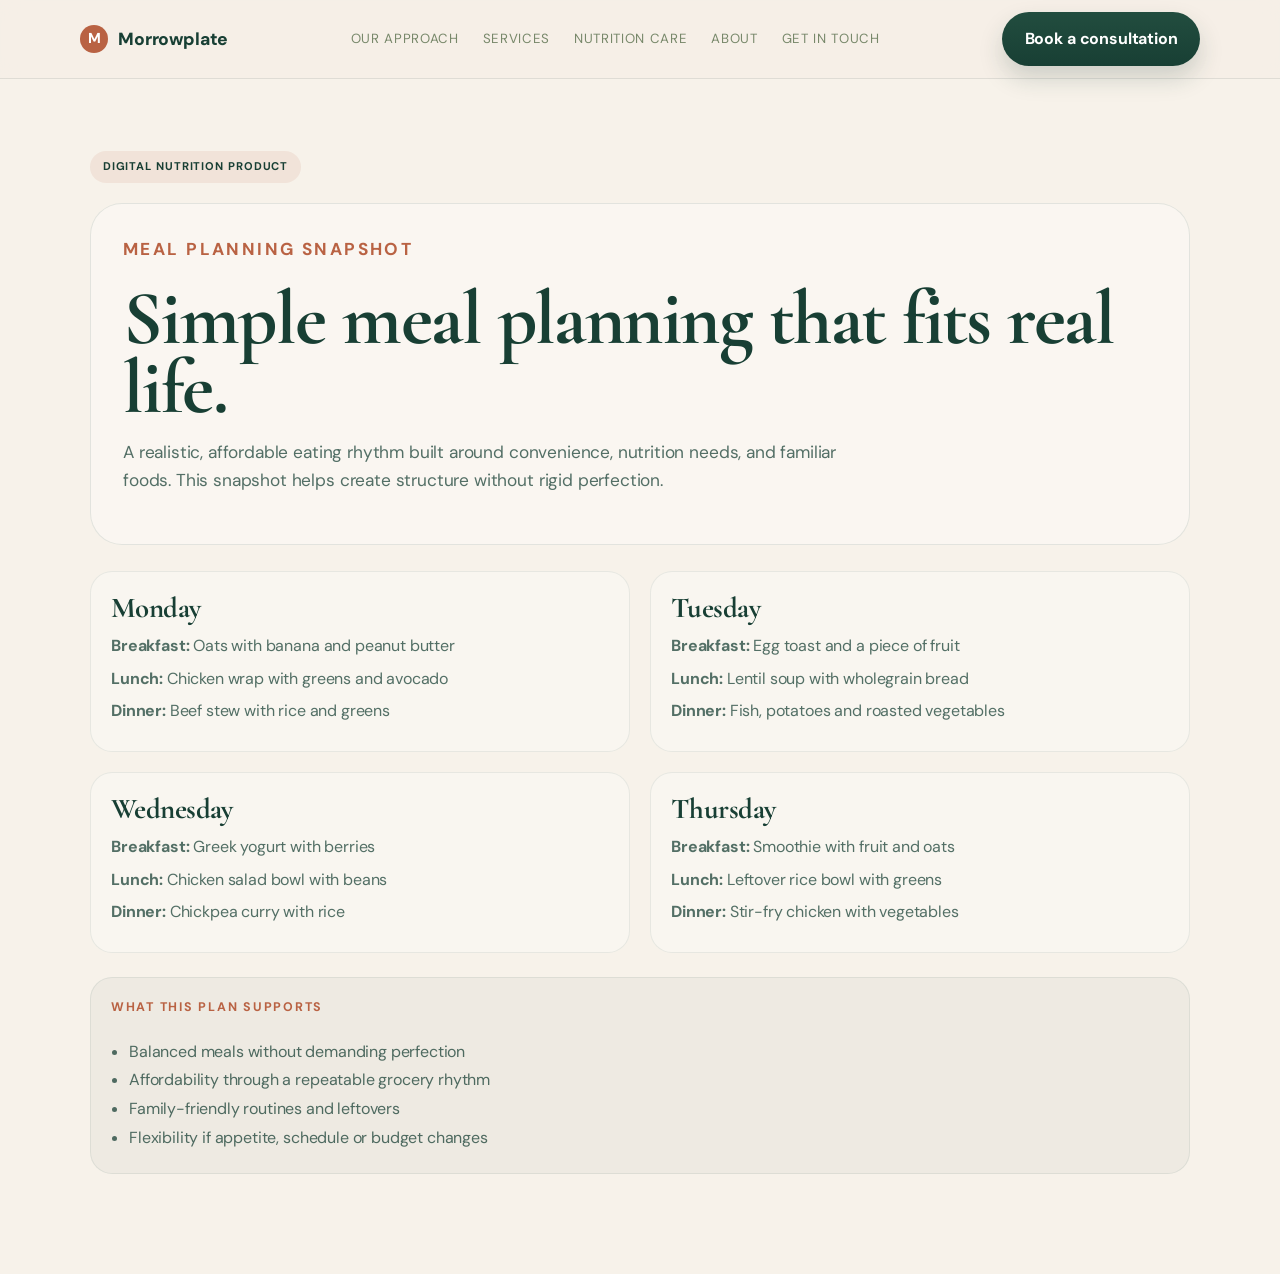
<file: meal-planning.html>
<!DOCTYPE html>
<html lang="en">
  <head>
    <meta charset="UTF-8" />
    <meta name="viewport" content="width=device-width, initial-scale=1.0" />
    <title>Meal Planning | Morrowplate</title>
    <meta name="description" content="A realistic meal planning tool designed around routine, budget and healthy choices." />
    <link rel="preconnect" href="https://fonts.googleapis.com" />
    <link rel="preconnect" href="https://fonts.gstatic.com" crossorigin />
    <link href="https://fonts.googleapis.com/css2?family=Cormorant+Garamond:wght@400;500;600;700&family=DM+Sans:wght@400;500;700&display=swap" rel="stylesheet" />
    <link rel="stylesheet" href="style.css" />
    <style>
      body { background:#f7f2ea; }
      .page-shell { width:min(1100px, calc(100% - 28px)); margin:0 auto; padding:72px 0 100px; }
      .topbar { display:flex; gap:10px; flex-wrap:wrap; margin-bottom:20px; }
      .pill { display:inline-flex; align-items:center; border-radius:999px; background:rgba(185,98,67,0.1); color:#183f34; padding:0.45rem 0.8rem; font-size:0.7rem; font-weight:700; letter-spacing:0.08em; text-transform:uppercase; }
      .hero-panel { background: rgba(255,255,255,0.35); border:1px solid rgba(24,63,52,0.1); border-radius:32px; padding:32px; }
      .hero-panel h1 { font-size: clamp(3.2rem, 6vw, 5.6rem); margin:0 0 14px; }
      .hero-panel p { color: rgba(24,63,52,0.74); font-size: 1.08rem; max-width:760px; }
      .plan-grid { display:grid; grid-template-columns:repeat(2, minmax(0,1fr)); gap:20px; margin-top:26px; }
      .day-card { background: rgba(255,255,255,0.3); border:1px solid rgba(24,63,52,0.08); border-radius:22px; padding:20px; }
      .day-card h3 { margin:0 0 10px; }
      .day-card p { margin: 7px 0; color: rgba(24,63,52,0.74); }
      .summary-box { margin-top:24px; background: rgba(24,63,52,0.04); border:1px solid rgba(24,63,52,0.08); border-radius:22px; padding:20px; }
      .summary-box ul { margin: 12px 0 0; padding-left: 18px; line-height: 1.8; color: rgba(24,63,52,0.75); }
      @media (max-width: 760px){ .plan-grid{grid-template-columns:1fr;} }
    </style>
  </head>
  <body>
    <header class="site-header">
      <div class="container nav-wrap">
        <a class="brand" href="index.html" aria-label="Morrowplate home">
          <span class="brand-mark">M</span>
          <span>Morrowplate</span>
        </a>
        <nav class="main-nav" aria-label="Main navigation">
          <a href="index.html#approach">Our approach</a>
          <a href="services.html">Services</a>
          <a href="index.html#care">Nutrition care</a>
          <a href="index.html#about">About</a>
          <a href="index.html#contact">Get in touch</a>
        </nav>
        <a class="button button-primary nav-cta" href="https://calendly.com/morrowplate/consultation" target="_blank" rel="noreferrer">Book a consultation</a>
      </div>
    </header>

    <main class="page-shell">
      <div class="topbar">
        <span class="pill">Digital nutrition product</span>
      </div>

      <section class="hero-panel">
        <p class="eyebrow alt">Meal planning snapshot</p>
        <h1>Simple meal planning that fits real life.</h1>
        <p>
          A realistic, affordable eating rhythm built around convenience, nutrition needs, and familiar foods.
          This snapshot helps create structure without rigid perfection.
        </p>
      </section>

      <div class="plan-grid">
        <article class="day-card">
          <h3>Monday</h3>
          <p><strong>Breakfast:</strong> Oats with banana and peanut butter</p>
          <p><strong>Lunch:</strong> Chicken wrap with greens and avocado</p>
          <p><strong>Dinner:</strong> Beef stew with rice and greens</p>
        </article>

        <article class="day-card">
          <h3>Tuesday</h3>
          <p><strong>Breakfast:</strong> Egg toast and a piece of fruit</p>
          <p><strong>Lunch:</strong> Lentil soup with wholegrain bread</p>
          <p><strong>Dinner:</strong> Fish, potatoes and roasted vegetables</p>
        </article>

        <article class="day-card">
          <h3>Wednesday</h3>
          <p><strong>Breakfast:</strong> Greek yogurt with berries</p>
          <p><strong>Lunch:</strong> Chicken salad bowl with beans</p>
          <p><strong>Dinner:</strong> Chickpea curry with rice</p>
        </article>

        <article class="day-card">
          <h3>Thursday</h3>
          <p><strong>Breakfast:</strong> Smoothie with fruit and oats</p>
          <p><strong>Lunch:</strong> Leftover rice bowl with greens</p>
          <p><strong>Dinner:</strong> Stir-fry chicken with vegetables</p>
        </article>
      </div>

      <div class="summary-box">
        <p class="eyebrow alt">What this plan supports</p>
        <ul>
          <li>Balanced meals without demanding perfection</li>
          <li>Affordability through a repeatable grocery rhythm</li>
          <li>Family-friendly routines and leftovers</li>
          <li>Flexibility if appetite, schedule or budget changes</li>
        </ul>
      </div>
    </main>
  </body>
</html>
</file>
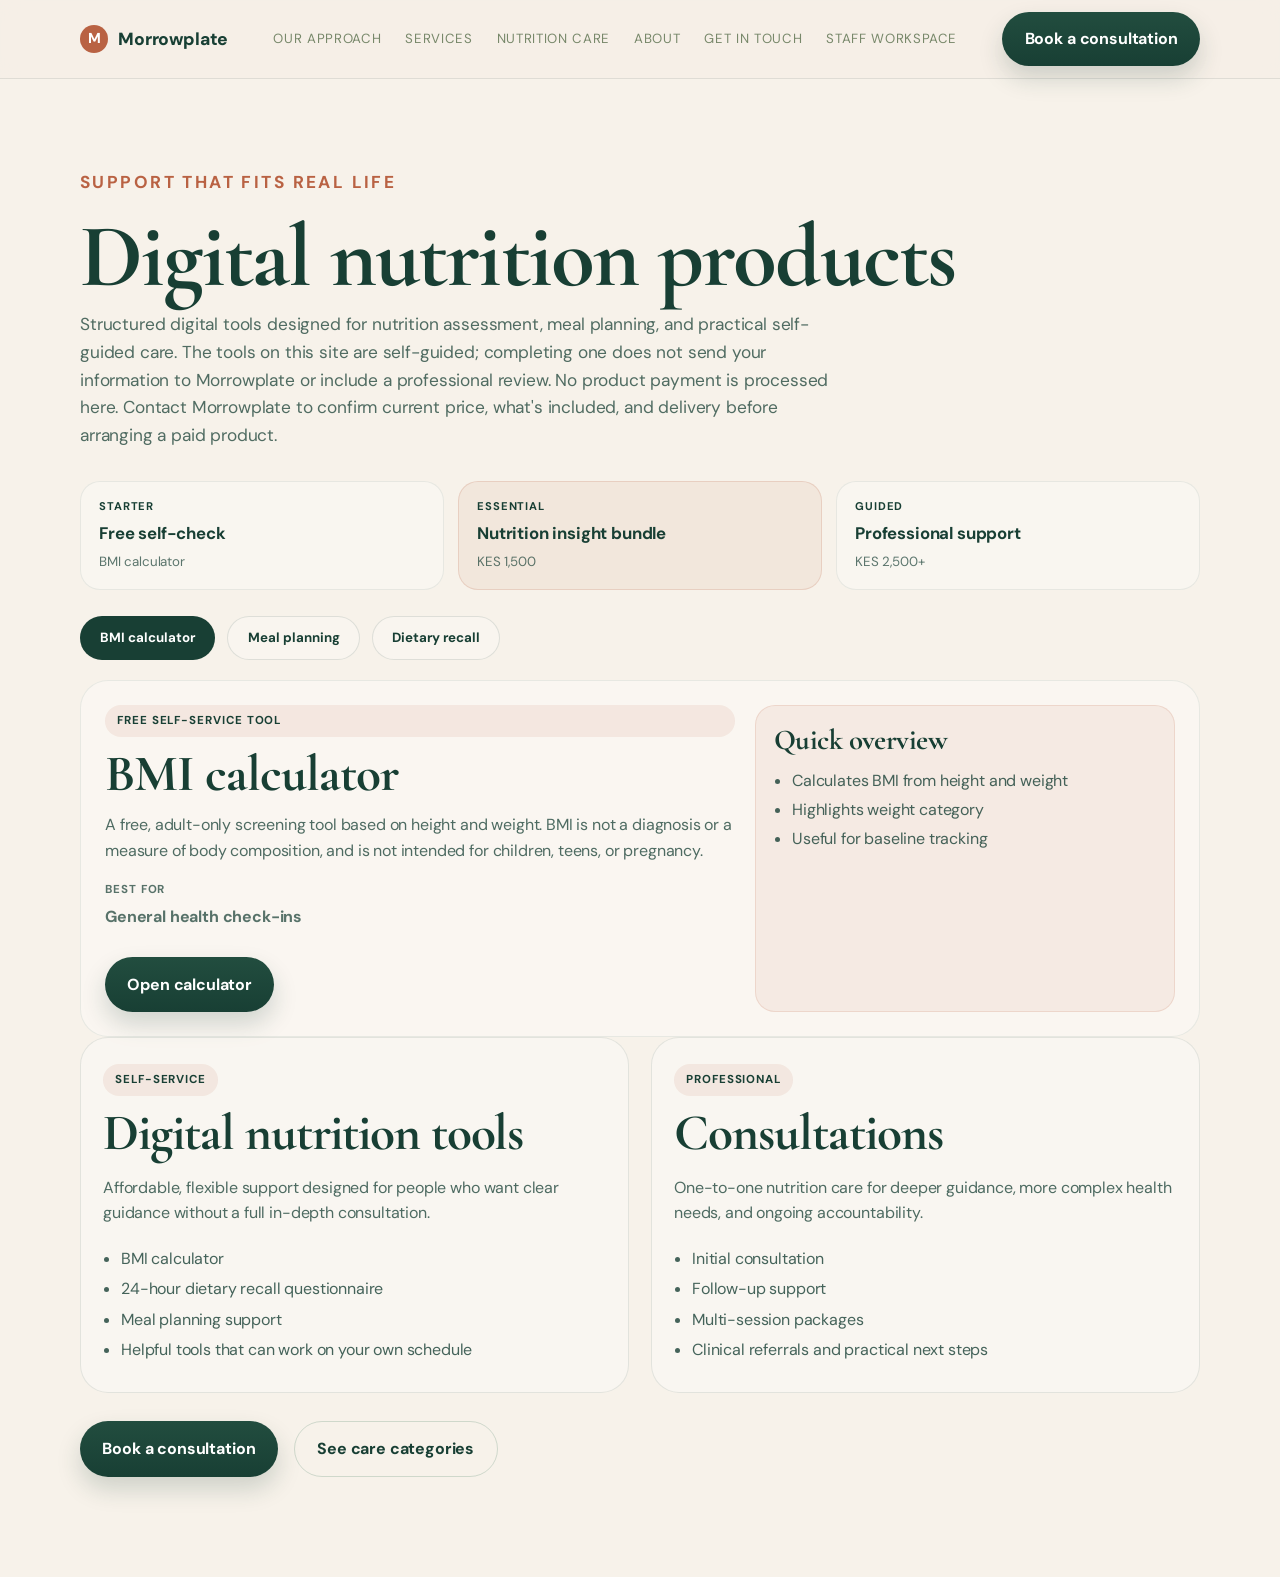
<file: services.html>
<!DOCTYPE html>
<html lang="en">
  <head>
    <meta charset="UTF-8" />
    <meta name="viewport" content="width=device-width, initial-scale=1.0" />
    <title>Services | Morrowplate</title>
    <meta
      name="description"
      content="Explore Morrowplate services: digital nutrition products, clinical support, and consultations."
    />
    <link rel="preconnect" href="https://fonts.googleapis.com" />
    <link rel="preconnect" href="https://fonts.gstatic.com" crossorigin />
    <link
      href="https://fonts.googleapis.com/css2?family=Cormorant+Garamond:wght@400;500;600;700&family=DM+Sans:wght@400;500;700&display=swap"
      rel="stylesheet"
    />
    <link rel="stylesheet" href="style.css" />
    <style>
      body { background: #f7f2ea; }
      .services-page { padding: 76px 0 100px; }
      .services-shell { width: min(1120px, calc(100% - 32px)); margin: 0 auto; }
      .services-intro { margin-bottom: 32px; }
      .services-intro h1 { margin:0; font-size: clamp(3.5rem, 7vw, 6rem); }
      .services-intro p { max-width: 760px; margin-top: 14px; color: rgba(24,63,52,0.75); font-size: 1.08rem; }
      .service-layout { display:grid; grid-template-columns: repeat(2, minmax(0, 1fr)); gap: 22px; }
      .service-box { background: rgba(255,255,255,0.32); border:1px solid rgba(24,63,52,0.1); border-radius: 28px; padding: 26px 22px; }
      .service-box h2 { margin:0 0 10px; font-size: clamp(2.5rem, 4vw, 3.4rem); }
      .service-box p { color: rgba(24,63,52,0.76); }
      .service-box ul { margin: 18px 0 0; padding-left: 18px; line-height: 1.9; color: rgba(24,63,52,0.8); }
      .pill { display:inline-block; background: rgba(185,98,67,0.1); color:#183f34; border-radius:999px; padding: 0.42rem 0.75rem; font-size:0.72rem; letter-spacing:0.08em; text-transform:uppercase; font-weight:700; margin-bottom: 12px; }
      .cta-row { margin-top: 28px; display:flex; gap:16px; flex-wrap: wrap; }
      .offer-strip { display:grid; grid-template-columns: repeat(3, minmax(0, 1fr)); gap: 14px; margin: 18px 0 12px; }
      .offer-strip-item { background: rgba(255,255,255,0.3); border:1px solid rgba(24,63,52,0.08); border-radius:20px; padding: 16px 18px; display:flex; flex-direction:column; gap: 4px; }
      .offer-strip-item.active { background: rgba(185,98,67,0.08); border-color: rgba(185,98,67,0.18); }
      .offer-label { font-size: 0.7rem; letter-spacing:0.08em; text-transform:uppercase; font-weight:700; color:#183f34; }
      .offer-strip-item strong { font-size: 1.05rem; }
      .offer-strip-item small { color: rgba(24,63,52,0.7); }
      .digital-products { margin-top: 26px; }
      .tab-buttons { display:flex; gap:12px; flex-wrap:wrap; margin-bottom: 20px; }
      .tab-button { border:1px solid rgba(24,63,52,0.12); background: rgba(255,255,255,0.25); color:#183f34; padding: 0.8rem 1.2rem; border-radius:999px; font-weight:700; font-family: 'DM Sans', sans-serif; cursor:pointer; }
      .tab-button.active { background:#183f34; color:white; border-color: transparent; }
      .tab-panel { display:none; }
      .tab-panel.active { display:block; }
      .product-card { display:grid; grid-template-columns: 1.2fr 0.8fr; gap: 20px; background: rgba(255,255,255,0.35); border:1px solid rgba(24,63,52,0.08); border-radius:28px; padding: 24px; }
      .product-card-wide { grid-template-columns: 1fr; }
      .product-copy { display:flex; flex-direction:column; }
      .product-copy h2 { margin-bottom:12px; }
      .product-copy p { margin:0; color: rgba(24,63,52,0.76); }
      .product-meta { display:flex; flex-direction:column; gap:4px; margin-top: 18px; color: rgba(24,63,52,0.72); }
      .product-meta span { text-transform: uppercase; letter-spacing: 0.08em; font-size: 0.72rem; font-weight:700; }
      .mini-panel { background: rgba(185,98,67,0.08); border:1px solid rgba(185,98,67,0.15); border-radius:20px; padding: 18px 18px 12px; }
      .mini-panel h3 { margin-bottom: 12px; }
      .mini-panel ul { margin:0; padding-left:18px; line-height: 1.8; color: rgba(24,63,52,0.8); }
      .meal-plan-grid { display:grid; grid-template-columns: repeat(2, minmax(0,1fr)); gap: 18px; margin-top: 16px; }
      .meal-day { background: rgba(255,255,255,0.3); border:1px solid rgba(24,63,52,0.08); border-radius:20px; padding: 18px; }
      .meal-day h3 { margin-bottom: 10px; }
      .meal-day p { margin: 8px 0; color: rgba(24,63,52,0.75); }
      .recall-layout { display:grid; grid-template-columns: 1.5fr 0.8fr; gap: 20px; margin-top: 18px; }
      .recall-form { background: rgba(255,255,255,0.2); border:1px solid rgba(24,63,52,0.08); border-radius:22px; padding: 20px; }
      .recall-form h3 { margin-top: 18px; margin-bottom: 12px; }
      .recall-form h3:first-of-type { margin-top: 0; }
      .form-grid { display:grid; gap: 14px; }
      .two-col { grid-template-columns: repeat(2, minmax(0,1fr)); }
      .three-col { grid-template-columns: repeat(3, minmax(0,1fr)); }
      .field { display:flex; flex-direction:column; gap:8px; margin-bottom: 12px; }
      .field label { font-weight:700; color:#183f34; }
      .field input, .field select, .field textarea { width:100%; border:1px solid rgba(24,63,52,0.12); border-radius: 12px; background: rgba(255,255,255,0.45); padding: 0.8rem 0.9rem; font: inherit; color:#183f34; }
      .field textarea { resize: vertical; }
      .radio-row { display:flex; gap:18px; align-items:center; flex-wrap:wrap; padding-top: 10px; }
      .radio-row label { display:flex; align-items:center; gap:8px; font-weight:500; }
      .meal-row { background: rgba(185,98,67,0.04); border:1px solid rgba(185,98,67,0.12); border-radius:18px; padding: 16px; margin: 12px 0 16px; }
      .checklist { display:flex; flex-direction:column; gap:10px; margin-top: 12px; }
      .checklist label { display:flex; align-items:flex-start; gap: 10px; color: rgba(24,63,52,0.8); }
      .portion-guide { background: rgba(24,63,52,0.04); border:1px solid rgba(24,63,52,0.08); border-radius:20px; padding: 18px; height: fit-content; }
      .portion-guide h3 { margin-bottom: 12px; }
      .guide-block { margin-top: 18px; }
      .guide-block h4 { margin: 0 0 8px; font-family: 'DM Sans', sans-serif; font-size: 1rem; }
      .guide-block ul { margin:0; padding-left:17px; color: rgba(24,63,52,0.8); line-height: 1.8; }
      .small-button { padding: 0.7rem 1rem; }
      @media (max-width: 860px){ .service-layout { grid-template-columns:1fr; } .product-card, .recall-layout, .meal-plan-grid, .two-col, .three-col { grid-template-columns:1fr; } }
      @media print {
        .site-header, .services-intro, .offer-strip, .tab-buttons, .service-layout, .portion-guide, #printRecallPreview { display: none !important; }
        .tab-panel:not(.active) { display: none !important; }
        body, .services-page, .services-shell, .product-card, .recall-form { background: #fff; }
      }
    </style>
  </head>
  <body>
    <header class="site-header">
      <div class="container nav-wrap">
        <a class="brand" href="index.html" aria-label="Morrowplate home">
          <span class="brand-mark">M</span>
          <span>Morrowplate</span>
        </a>

        <nav class="main-nav" aria-label="Main navigation">
          <a href="index.html#approach">Our approach</a>
          <a href="services.html">Services</a>
          <a href="index.html#care">Nutrition care</a>
          <a href="index.html#about">About</a>
          <a href="index.html#contact">Get in touch</a>
          <a href="staff.html">Staff workspace</a>
        </nav>

        <a class="button button-primary nav-cta" href="https://calendly.com/morrowplate/consultation" target="_blank" rel="noreferrer">
          Book a consultation
        </a>
      </div>
    </header>

    <main class="services-page">
      <div class="services-shell">
        <div class="services-intro">
          <p class="eyebrow alt">Support that fits real life</p>
          <h1>Digital nutrition products</h1>
          <p>
            Structured digital tools designed for nutrition assessment, meal planning, and practical self-guided care.
            The tools on this site are self-guided; completing one does not send your information to Morrowplate or include a professional review.
            No product payment is processed here. Contact Morrowplate to confirm current price, what's included, and delivery before arranging a paid product.
          </p>
        </div>

        <div class="offer-strip">
          <div class="offer-strip-item">
            <span class="offer-label">Starter</span>
            <strong>Free self-check</strong>
            <small>BMI calculator</small>
          </div>
          <div class="offer-strip-item active">
            <span class="offer-label">Essential</span>
            <strong>Nutrition insight bundle</strong>
            <small>KES 1,500</small>
          </div>
          <div class="offer-strip-item">
            <span class="offer-label">Guided</span>
            <strong>Professional support</strong>
            <small>KES 2,500+</small>
          </div>
        </div>

        <div class="digital-products">
          <div class="tab-buttons" role="tablist" aria-label="Digital nutrition products tabs">
            <button class="tab-button active" type="button" data-tab="bmi-tab" role="tab" aria-selected="true">BMI calculator</button>
            <button class="tab-button" type="button" data-tab="meal-tab" role="tab" aria-selected="false">Meal planning</button>
            <button class="tab-button" type="button" data-tab="recall-tab" role="tab" aria-selected="false">Dietary recall</button>
          </div>

          <div class="tab-panel active" id="bmi-tab" role="tabpanel">
            <div class="product-card">
              <div class="product-copy">
                <span class="pill">Free self-service tool</span>
                <h2>BMI calculator</h2>
                <p>
                  A free, adult-only screening tool based on height and weight. BMI is not a diagnosis or a measure of body composition,
                  and is not intended for children, teens, or pregnancy.
                </p>
                <div class="product-meta">
                  <span>Best for</span>
                  <strong>General health check-ins</strong>
                </div>
                <div class="cta-row">
                  <a class="button button-primary" href="bmi-calculator.html">Open calculator</a>
                </div>
              </div>
              <div class="mini-panel">
                <h3>Quick overview</h3>
                <ul>
                  <li>Calculates BMI from height and weight</li>
                  <li>Highlights weight category</li>
                  <li>Useful for baseline tracking</li>
                </ul>
              </div>
            </div>
          </div>

          <div class="tab-panel" id="meal-tab" role="tabpanel">
            <div class="product-card product-card-wide">
              <div class="product-copy">
                <span class="pill">Meal planning snapshot</span>
                <h2>Real-life meal planning</h2>
                <p>
                  Meal planning made around routine, affordability and family life. This gives clients a simple weekly structure
                  with balanced meals, grocery rhythm, and flexible swaps.
                </p>
                <div class="cta-row">
                  <a class="button button-primary" href="meal-planning.html">Open meal plan</a>
                </div>
              </div>

              <div class="meal-plan-grid">
                <div class="meal-day">
                  <h3>Monday</h3>
                  <p><strong>Breakfast:</strong> Oats, banana, peanut butter</p>
                  <p><strong>Lunch:</strong> Chicken wrap with greens</p>
                  <p><strong>Dinner:</strong> Beef stew with rice and greens</p>
                </div>
                <div class="meal-day">
                  <h3>Tuesday</h3>
                  <p><strong>Breakfast:</strong> Egg toast + fruit</p>
                  <p><strong>Lunch:</strong> Lentil soup and wholegrain bread</p>
                  <p><strong>Dinner:</strong> Fish, potatoes, vegetables</p>
                </div>
                <div class="meal-day">
                  <h3>Wednesday</h3>
                  <p><strong>Breakfast:</strong> Greek yogurt + berries</p>
                  <p><strong>Lunch:</strong> Chicken salad bowl</p>
                  <p><strong>Dinner:</strong> Chickpea curry with rice</p>
                </div>
                <div class="meal-day">
                  <h3>Thursday</h3>
                  <p><strong>Breakfast:</strong> Smoothie + toast</p>
                  <p><strong>Lunch:</strong> Leftover rice bowl</p>
                  <p><strong>Dinner:</strong> Stir-fry chicken and veggies</p>
                </div>
              </div>
            </div>
          </div>

          <div class="tab-panel" id="recall-tab" role="tabpanel">
            <div class="product-card product-card-wide">
              <div class="product-copy">
                <span class="pill">Assessment tool</span>
                <h2>24-Hour Dietary Recall Questionnaire</h2>
                <p>
                  A structured nutrition assessment that captures what was actually eaten in the last 24 hours, helping identify
                  patterns around meals, snacks and food quality.
                </p>
                <div class="cta-row">
                  <a class="button button-primary" href="dietary-recall.html">Open questionnaire</a>
                </div>
              </div>

              <div class="recall-layout">
                <div class="recall-form">
                  <p><strong>Private worksheet:</strong> Answers are not sent to Morrowplate; they remain on this page until you close or reload it. Print or save a copy as a PDF; avoid entering sensitive details on a shared device.</p>
                  <h3>Section 1: Session information</h3>

                  <div class="form-grid two-col">
                    <div class="field">
                      <label for="participantName">Participant Name / ID</label>
                      <input id="participantName" type="text" placeholder="e.g. Jane M." />
                    </div>
                    <div class="field">
                      <label for="recallDate">Date of recall</label>
                      <input id="recallDate" type="date" />
                    </div>
                  </div>

                  <div class="form-grid two-col">
                    <div class="field">
                      <label for="dayOfWeek">Day of the week</label>
                      <select id="dayOfWeek">
                        <option>Monday</option>
                        <option>Tuesday</option>
                        <option>Wednesday</option>
                        <option>Thursday</option>
                        <option>Friday</option>
                        <option>Saturday</option>
                        <option>Sunday</option>
                      </select>
                    </div>
                    <div class="field">
                      <label>Was yesterday a typical day?</label>
                      <div class="radio-row">
                        <label><input type="radio" name="typicalDay" checked /> Yes</label>
                        <label><input type="radio" name="typicalDay" /> No</label>
                      </div>
                    </div>
                  </div>

                  <div class="field">
                    <label for="typicalExplanation">If no, please explain</label>
                    <textarea id="typicalExplanation" rows="3" placeholder="e.g. illness, fasting, travel, holiday"></textarea>
                  </div>

                  <h3>Section 2: Quick food list</h3>
                  <div class="field">
                    <label for="quickFoodList">List everything eaten and drunk yesterday</label>
                    <textarea id="quickFoodList" rows="5" placeholder="From the moment you woke up until you went to sleep"></textarea>
                  </div>

                  <h3>Section 3: Detailed meal log</h3>

                  <div class="meal-row">
                    <div class="form-grid three-col">
                      <div class="field">
                        <label>Approximate time</label>
                        <input type="time" />
                      </div>
                      <div class="field">
                        <label>Occasion type</label>
                        <select>
                          <option>Breakfast</option>
                          <option>Morning Snack</option>
                          <option>Lunch</option>
                          <option>Afternoon Snack</option>
                          <option>Dinner</option>
                          <option>Evening Snack</option>
                          <option>Water / Beverage Only</option>
                        </select>
                      </div>
                      <div class="field">
                        <label>Where prepared?</label>
                        <select>
                          <option>Home</option>
                          <option>Restaurant / Takeout</option>
                          <option>Cafeteria</option>
                          <option>Packaged / Ready-to-eat</option>
                        </select>
                      </div>
                    </div>

                    <div class="field">
                      <label>Food / beverage description</label>
                      <input type="text" placeholder="Brand name, cut of meat, milk type, etc." />
                    </div>

                    <div class="field">
                      <label>Preparation method</label>
                      <input type="text" placeholder="Baked, boiled, steamed, fried, raw" />
                    </div>

                    <div class="form-grid two-col">
                      <div class="field">
                        <label>Amount consumed</label>
                        <input type="text" placeholder="e.g. 1.5" />
                      </div>
                      <div class="field">
                        <label>Unit</label>
                        <select>
                          <option>Cups</option>
                          <option>Slices</option>
                          <option>Pieces</option>
                          <option>Tablespoons</option>
                          <option>Teaspoons</option>
                          <option>Ounces</option>
                          <option>Grams</option>
                          <option>Milliliters</option>
                          <option>Hand / Object Reference</option>
                        </select>
                      </div>
                    </div>
                  </div>

                  <button class="button button-secondary small-button" type="button">+ Add eating occasion</button>

                  <h3>Section 4: Forgotten foods checklist</h3>
                  <div class="checklist">
                    <label><input type="checkbox" /> Beverages: water, soda, juice, sports drinks, energy drinks</label>
                    <label><input type="checkbox" /> Hot drinks: coffee or tea with milk, sugar or creamer</label>
                    <label><input type="checkbox" /> Alcohol: beer, wine, spirits or cocktails</label>
                    <label><input type="checkbox" /> Additions: butter, margarine, oil, dressing, ketchup or gravy</label>
                    <label><input type="checkbox" /> Snacks or nibbles: nuts, candy, chips, tasting while cooking</label>
                    <label><input type="checkbox" /> Supplements: protein powder, vitamins, minerals, herbs</label>
                  </div>

                  <div class="cta-row">
                    <button class="button button-primary" id="printRecallPreview" type="button">Print or save as PDF</button>
                  </div>
                </div>

                <aside class="portion-guide" aria-label="Portion size estimation guide">
                  <h3>Portion-size guide</h3>
                  <div class="guide-block">
                    <h4>Hand-size estimates</h4>
                    <ul>
                      <li>Palm of your hand = 3 oz meat or fish</li>
                      <li>Your fist = 1 cup cereal, rice or vegetables</li>
                      <li>Cupped hand = 1/2 cup beans or chopped fruit</li>
                      <li>Thumb = 1 tbsp dressing or cream cheese</li>
                      <li>Thumb tip = 1 tsp butter or sugar</li>
                    </ul>
                  </div>

                  <div class="guide-block">
                    <h4>Household object estimates</h4>
                    <ul>
                      <li>Deck of cards = 3 oz meat or tofu</li>
                      <li>Tennis ball = 1/2 cup fruit or vegetables</li>
                      <li>Baseball = 1 cup salad or cereal</li>
                      <li>Golf ball = 2 tbsp peanut butter</li>
                      <li>Four dice = 1 oz hard cheese</li>
                    </ul>
                  </div>
                </aside>
              </div>
            </div>
          </div>
        </div>

        <div class="service-layout">
          <article class="service-box">
            <span class="pill">Self-service</span>
            <h2>Digital nutrition tools</h2>
            <p>Affordable, flexible support designed for people who want clear guidance without a full in-depth consultation.</p>
            <ul>
              <li><a href="bmi-calculator.html">BMI calculator</a></li>
              <li>24-hour dietary recall questionnaire</li>
              <li>Meal planning support</li>
              <li>Helpful tools that can work on your own schedule</li>
            </ul>
          </article>

          <article class="service-box">
            <span class="pill">Professional</span>
            <h2>Consultations</h2>
            <p>One-to-one nutrition care for deeper guidance, more complex health needs, and ongoing accountability.</p>
            <ul>
              <li>Initial consultation</li>
              <li>Follow-up support</li>
              <li>Multi-session packages</li>
              <li>Clinical referrals and practical next steps</li>
            </ul>
          </article>
        </div>

        <div class="cta-row">
          <a class="button button-primary" href="https://calendly.com/morrowplate/consultation" target="_blank" rel="noreferrer">Book a consultation</a>
          <a class="button button-secondary" href="index.html#care">See care categories</a>
        </div>
      </div>
    </main>

    <script>
      const tabButtons = document.querySelectorAll('.tab-button');
      const tabPanels = document.querySelectorAll('.tab-panel');

      tabButtons.forEach((button) => {
        button.addEventListener('click', () => {
          tabButtons.forEach((btn) => {
            btn.classList.toggle('active', btn === button);
            btn.setAttribute('aria-selected', String(btn === button));
          });

          tabPanels.forEach((panel) => {
            panel.classList.toggle('active', panel.id === button.dataset.tab);
          });
        });
      });

      const recallDate = document.getElementById('recallDate');
      if (recallDate) {
        const yesterday = new Date();
        yesterday.setDate(yesterday.getDate() - 1);
        recallDate.value = [
          yesterday.getFullYear(),
          String(yesterday.getMonth() + 1).padStart(2, '0'),
          String(yesterday.getDate()).padStart(2, '0')
        ].join('-');
      }

      const printRecallPreview = document.getElementById('printRecallPreview');
      if (printRecallPreview) {
        printRecallPreview.addEventListener('click', () => window.print());
      }
    </script>
  </body>
</html>
</file>
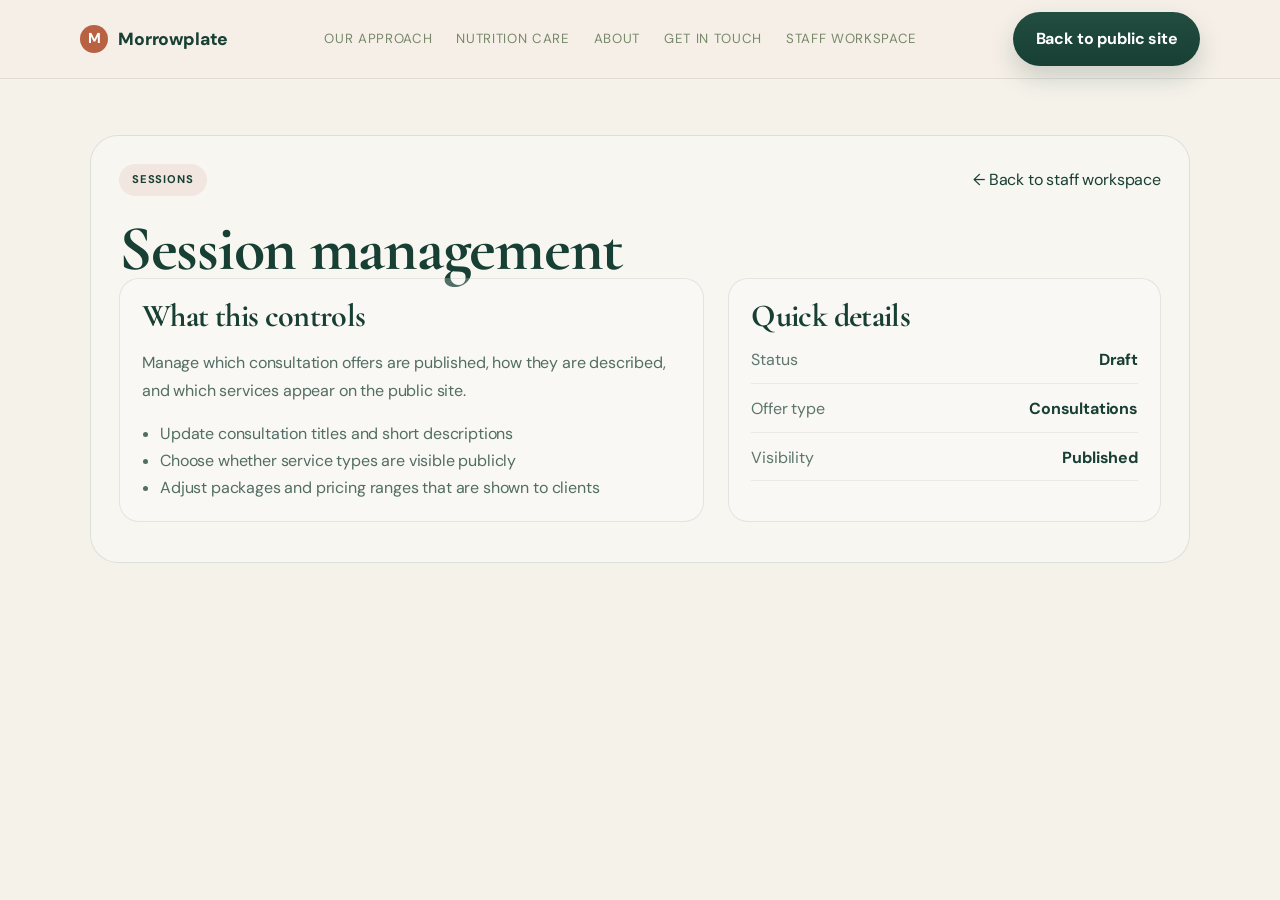
<file: sessions.html>
<!DOCTYPE html>
<html lang="en">
  <head>
    <meta charset="UTF-8" />
    <meta name="viewport" content="width=device-width, initial-scale=1.0" />
    <title>Sessions | Morrowplate Staff</title>
    <link rel="preconnect" href="https://fonts.googleapis.com" />
    <link rel="preconnect" href="https://fonts.gstatic.com" crossorigin />
    <link
      href="https://fonts.googleapis.com/css2?family=Cormorant+Garamond:wght@400;500;600;700&family=DM+Sans:wght@400;500;700&display=swap"
      rel="stylesheet"
    />
    <link rel="stylesheet" href="style.css" />
    <style>
      body { background: #f5f2ea; }
      .staff-detail-page { padding: 56px 0 100px; }
      .detail-shell {
        width: min(1100px, calc(100% - 32px));
        margin: 0 auto;
        background: rgba(255,255,255,0.34);
        border: 1px solid rgba(24,63,52,0.12);
        border-radius: 28px;
        padding: 28px 28px 40px;
      }
      .detail-header { display:flex; justify-content:space-between; align-items:center; gap:16px; margin-bottom:24px; }
      .detail-title { font-size: clamp(2.6rem, 5vw, 4.3rem); margin:0; }
      .tag { display:inline-block; background: rgba(185,98,67,0.1); color:#183f34; padding: 0.45rem 0.8rem; border-radius:999px; letter-spacing:0.08em; font-weight:700; text-transform:uppercase; font-size:0.7rem; }
      .detail-grid { display:grid; grid-template-columns: 1.15fr 0.85fr; gap:24px; }
      .panel { background: rgba(255,255,255,0.25); border:1px solid rgba(24,63,52,0.1); border-radius:20px; padding:20px 22px; }
      .panel h3 { margin:0 0 14px; font-size:2rem; }
      .panel p, .panel li { color: rgba(24,63,52,0.75); line-height:1.7; }
      .panel ul { padding-left:18px; margin:0; }
      .meta-list { display:grid; gap:12px; }
      .meta-item { display:flex; justify-content:space-between; gap:12px; border-bottom:1px solid rgba(24,63,52,0.08); padding-bottom:10px; }
      .meta-item span:first-child { color: rgba(24,63,52,0.7); }
      .meta-item span:last-child { font-weight:700; }
      @media (max-width: 780px){ .detail-grid { grid-template-columns:1fr; } .detail-header { flex-direction: column; align-items:flex-start; } }
    </style>
  </head>
  <body>
    <header class="site-header">
      <div class="container nav-wrap">
        <a class="brand" href="index.html" aria-label="Morrowplate home"><span class="brand-mark">M</span><span>Morrowplate</span></a>
        <nav class="main-nav" aria-label="Main navigation">
          <a href="index.html#approach">Our approach</a>
          <a href="index.html#care">Nutrition care</a>
          <a href="index.html#about">About</a>
          <a href="index.html#contact">Get in touch</a>
          <a href="staff.html">Staff workspace</a>
        </nav>
        <a class="button button-primary nav-cta" href="index.html">Back to public site</a>
      </div>
    </header>

    <main class="staff-detail-page">
      <div class="detail-shell">
        <div class="detail-header">
          <span class="tag">Sessions</span>
          <a class="back-link" href="staff.html">← Back to staff workspace</a>
        </div>
        <h1 class="detail-title">Session management</h1>

        <div class="detail-grid">
          <section class="panel">
            <h3>What this controls</h3>
            <p>Manage which consultation offers are published, how they are described, and which services appear on the public site.</p>
            <ul>
              <li>Update consultation titles and short descriptions</li>
              <li>Choose whether service types are visible publicly</li>
              <li>Adjust packages and pricing ranges that are shown to clients</li>
            </ul>
          </section>

          <aside class="panel">
            <h3>Quick details</h3>
            <div class="meta-list">
              <div class="meta-item"><span>Status</span><span>Draft</span></div>
              <div class="meta-item"><span>Offer type</span><span>Consultations</span></div>
              <div class="meta-item"><span>Visibility</span><span>Published</span></div>
            </div>
          </aside>
        </div>
      </div>
    </main>
  </body>
</html>
</file>
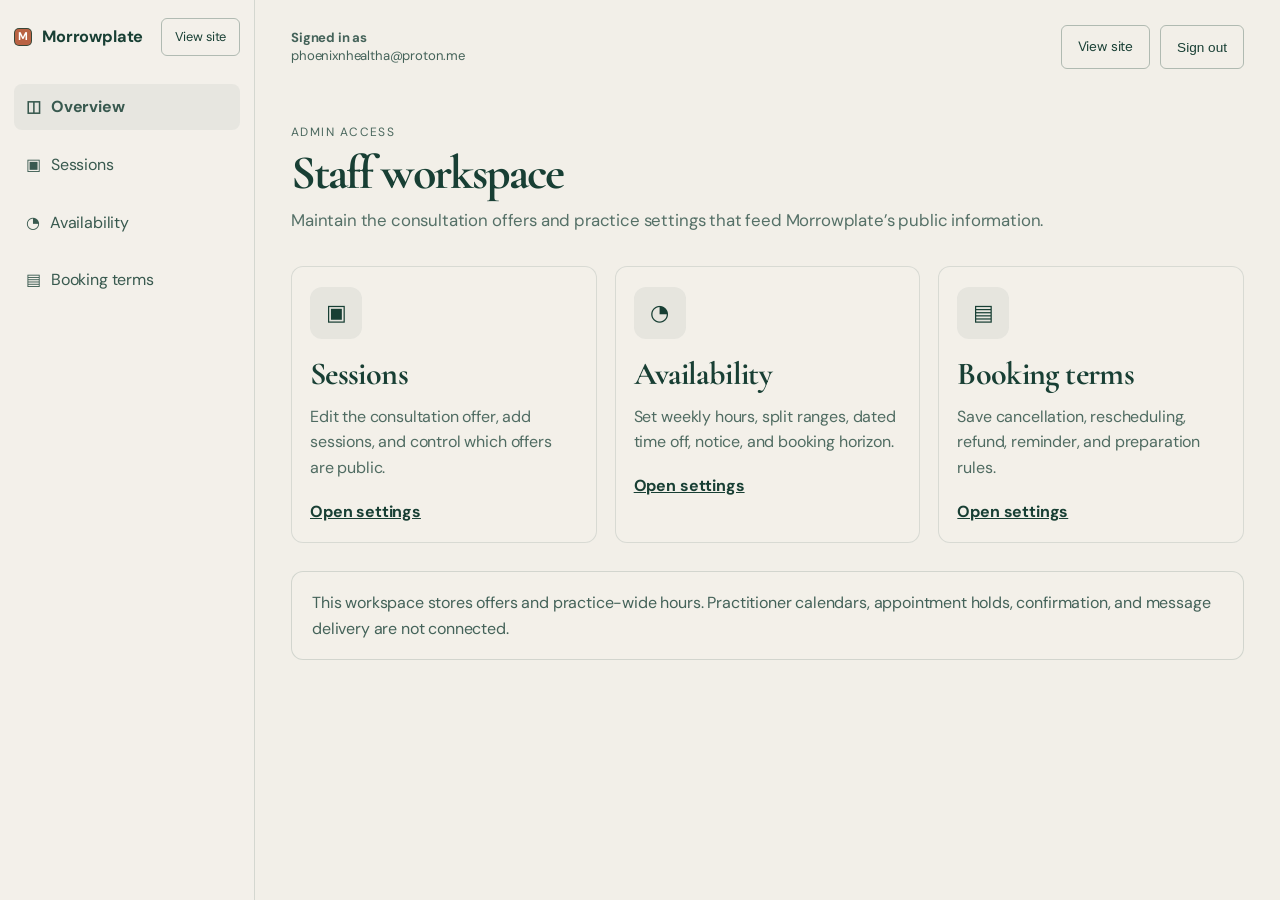
<file: staff.html>
<!DOCTYPE html>
<html lang="en">
  <head>
    <meta charset="UTF-8" />
    <meta name="viewport" content="width=device-width, initial-scale=1.0" />
    <title>Morrowplate Staff Workspace</title>
    <meta
      name="description"
      content="Staff workspace for managing Morrowplate sessions, availability and service settings."
    />
    <link rel="preconnect" href="https://fonts.googleapis.com" />
    <link rel="preconnect" href="https://fonts.gstatic.com" crossorigin />
    <link
      href="https://fonts.googleapis.com/css2?family=Cormorant+Garamond:wght@400;500;600;700&family=DM+Sans:wght@400;500;700&display=swap"
      rel="stylesheet"
    />
    <link rel="stylesheet" href="style.css" />
    <style>
      body {
        margin: 0;
        background: #f2efe8;
        color: #183f34;
        font-family: "DM Sans", sans-serif;
      }

      .staff-shell {
        display: flex;
        min-height: 100vh;
      }

      .sidebar {
        width: 255px;
        background: rgba(255,255,255,0.08);
        border-right: 1px solid rgba(24, 63, 52, 0.14);
        padding: 18px 14px 20px;
      }

      .brand-row {
        display: flex;
        align-items: center;
        justify-content: space-between;
        margin-bottom: 28px;
      }

      .brand-name {
        font-size: 1.02rem;
        font-weight: 700;
        display: flex;
        align-items: center;
        gap: 10px;
      }

      .brand-mark {
        width: 18px;
        height: 18px;
        border: 1px solid rgba(24, 63, 52, 0.8);
        border-radius: 5px;
        display: inline-flex;
        align-items: center;
        justify-content: center;
        font-size: 0.7rem;
      }

      .mini-btn {
        border: 1px solid rgba(24, 63, 52, 0.3);
        background: transparent;
        border-radius: 6px;
        padding: 0.5rem 0.8rem;
        font-size: 0.8rem;
        color: #183f34;
        cursor: pointer;
      }

      .nav {
        display: flex;
        flex-direction: column;
        gap: 12px;
      }

      .nav-link {
        display: flex;
        align-items: center;
        gap: 10px;
        padding: 10px 12px;
        border-radius: 8px;
        color: #183f34;
        text-decoration: none;
        opacity: 0.85;
      }

      .nav-link.active {
        background: rgba(24, 63, 52, 0.06);
        font-weight: 700;
      }

      .nav-link .icon {
        font-size: 1rem;
      }

      .content {
        flex: 1;
        padding: 20px 36px 40px;
      }

      .topbar {
        display: flex;
        justify-content: space-between;
        align-items: center;
        margin-bottom: 14px;
        min-height: 54px;
      }

      .signed-in {
        font-size: 0.82rem;
        color: rgba(24, 63, 52, 0.8);
        line-height: 1.4;
      }

      .signed-in strong {
        font-weight: 700;
      }

      .top-actions {
        display: flex;
        gap: 10px;
      }

      .action-btn {
        border: 1px solid rgba(24, 63, 52, 0.3);
        background: transparent;
        color: #183f34;
        border-radius: 6px;
        padding: 0.65rem 1rem;
        font-size: 0.85rem;
        cursor: pointer;
      }

      .workspace-panel {
        max-width: 1120px;
        margin: 0 auto;
        padding-top: 12px;
      }

      .workspace-head {
        padding-top: 18px;
      }

      .workspace-label {
        display: inline-block;
        font-size: 0.75rem;
        letter-spacing: 0.12em;
        text-transform: uppercase;
        color: #183f34;
        opacity: 0.76;
        margin-bottom: 10px;
      }

      .workspace-title {
        font-family: "Cormorant Garamond", Georgia, serif;
        font-size: clamp(3rem, 3.5vw, 4.2rem);
        line-height: 0.9;
        letter-spacing: -0.04em;
        margin: 0 0 12px;
      }

      .workspace-subtitle {
        margin: 0;
        font-size: 1.05rem;
        color: rgba(24, 63, 52, 0.72);
        max-width: 940px;
      }

      .tool-grid {
        display: grid;
        grid-template-columns: repeat(3, minmax(0, 1fr));
        gap: 18px;
        margin-top: 32px;
      }

      .tool-card {
        background: rgba(255, 255, 255, 0.08);
        border: 1px solid rgba(24, 63, 52, 0.12);
        border-radius: 12px;
        min-height: 225px;
        padding: 20px 18px 18px;
      }

      .tool-icon {
        width: 52px;
        height: 52px;
        border-radius: 12px;
        display: flex;
        align-items: center;
        justify-content: center;
        font-size: 1.4rem;
        background: rgba(24, 63, 52, 0.06);
        margin-bottom: 18px;
      }

      .tool-card h3 {
        margin: 0 0 12px;
        font-size: clamp(2rem, 2vw, 2.4rem);
        font-family: "Cormorant Garamond", Georgia, serif;
      }

      .tool-card p {
        color: rgba(24, 63, 52, 0.75);
        margin: 0 0 18px;
        line-height: 1.6;
      }

      .tool-link {
        color: #183f34;
        font-weight: 700;
        text-decoration: underline;
      }

      .notice {
        margin-top: 28px;
        border: 1px solid rgba(24, 63, 52, 0.15);
        border-radius: 12px;
        background: rgba(255,255,255,0.08);
        padding: 18px 20px;
        color: rgba(24, 63, 52, 0.8);
        font-size: 1rem;
        line-height: 1.6;
      }

      @media (max-width: 900px) {
        .staff-shell {
          flex-direction: column;
        }

        .sidebar {
          width: 100%;
          border-right: none;
          border-bottom: 1px solid rgba(24, 63, 52, 0.12);
        }

        .tool-grid {
          grid-template-columns: 1fr;
        }
      }
    </style>
  </head>
  <body>
    <div class="staff-shell">
      <aside class="sidebar">
        <div class="brand-row">
          <div class="brand-name">
            <span class="brand-mark">M</span>
            <span>Morrowplate</span>
          </div>
          <a class="mini-btn" href="index.html" aria-label="View the public site">View site</a>
        </div>

        <nav class="nav" aria-label="Staff navigation">
          <a class="nav-link active" href="staff.html"><span class="icon">◫</span> Overview</a>
          <a class="nav-link" href="sessions.html"><span class="icon">▣</span> Sessions</a>
          <a class="nav-link" href="availability.html"><span class="icon">◔</span> Availability</a>
          <a class="nav-link" href="booking-terms.html"><span class="icon">▤</span> Booking terms</a>
        </nav>
      </aside>

      <main class="content">
        <header class="topbar">
          <div class="signed-in">
            <strong>Signed in as</strong><br />
            phoenixnhealtha@proton.me
          </div>
          <div class="top-actions">
            <a class="action-btn" href="index.html">View site</a>
            <button class="action-btn" type="button">Sign out</button>
          </div>
        </header>

        <section class="workspace-panel">
          <div class="workspace-head">
            <span class="workspace-label">Admin access</span>
            <h1 class="workspace-title">Staff workspace</h1>
            <p class="workspace-subtitle">
              Maintain the consultation offers and practice settings that feed Morrowplate’s public information.
            </p>
          </div>

          <div class="tool-grid">
            <article class="tool-card">
              <div class="tool-icon">▣</div>
              <h3>Sessions</h3>
              <p>Edit the consultation offer, add sessions, and control which offers are public.</p>
              <a class="tool-link" href="#">Open settings</a>
            </article>

            <article class="tool-card">
              <div class="tool-icon">◔</div>
              <h3>Availability</h3>
              <p>Set weekly hours, split ranges, dated time off, notice, and booking horizon.</p>
              <a class="tool-link" href="#">Open settings</a>
            </article>

            <article class="tool-card">
              <div class="tool-icon">▤</div>
              <h3>Booking terms</h3>
              <p>Save cancellation, rescheduling, refund, reminder, and preparation rules.</p>
              <a class="tool-link" href="#">Open settings</a>
            </article>
          </div>

          <div class="notice">
            This workspace stores offers and practice-wide hours. Practitioner calendars, appointment holds,
            confirmation, and message delivery are not connected.
          </div>
        </section>
      </main>
    </div>
  </body>
</html>
</file>
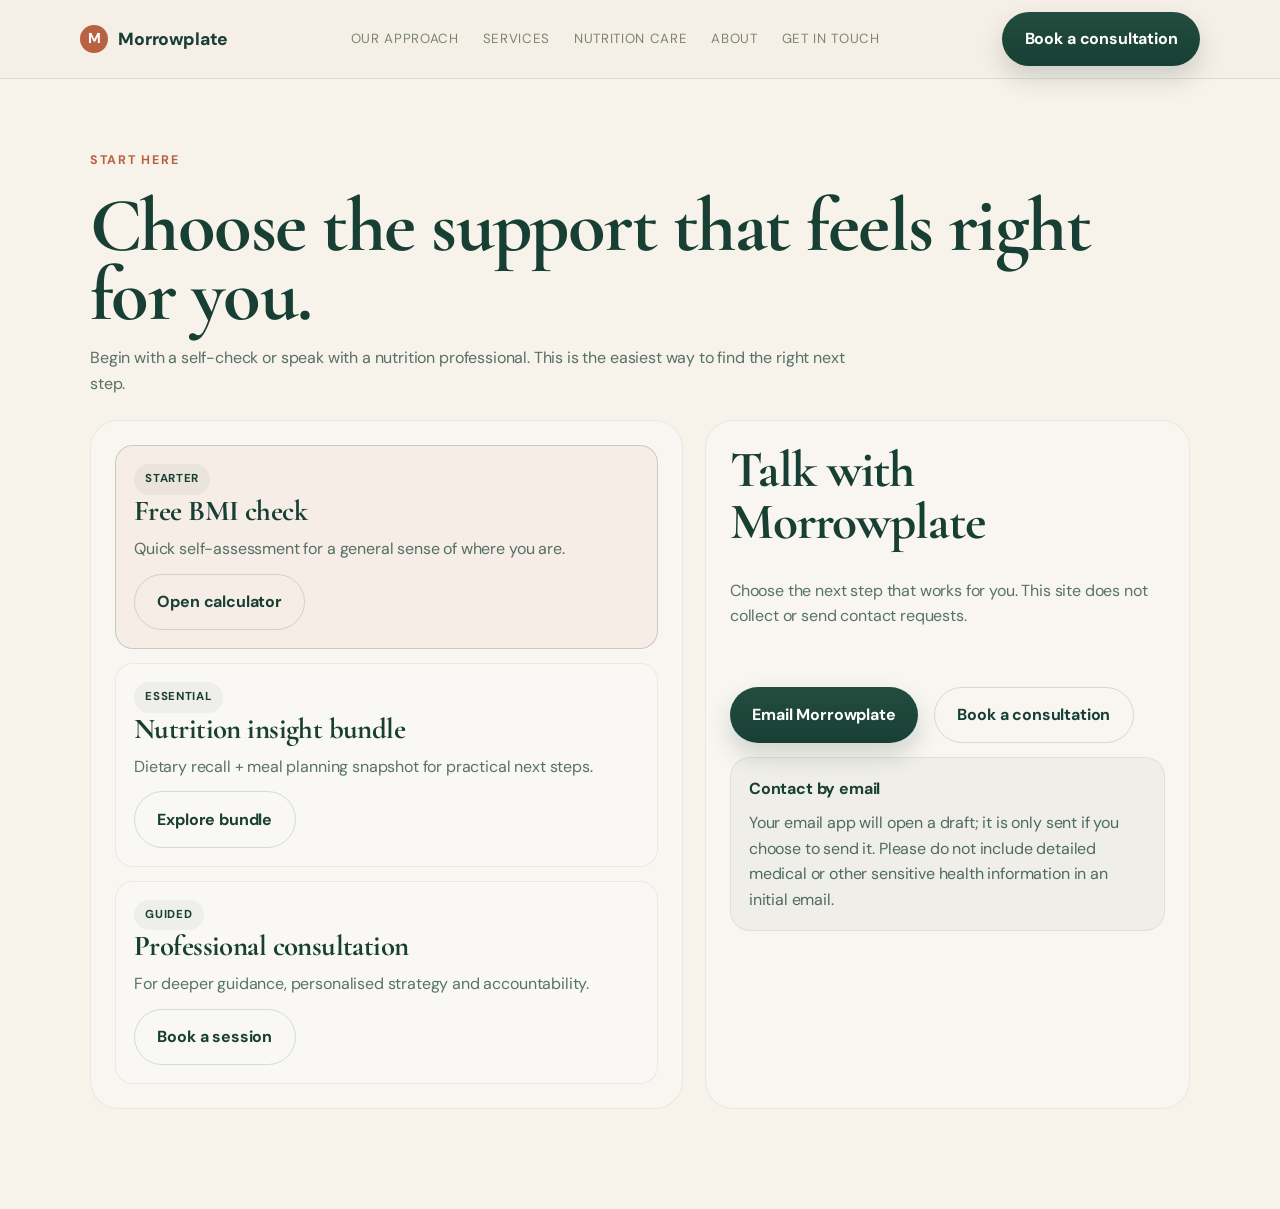
<file: start.html>
<!DOCTYPE html>
<html lang="en">
  <head>
    <meta charset="UTF-8" />
    <meta name="viewport" content="width=device-width, initial-scale=1.0" />
    <title>Get Started | Morrowplate</title>
    <meta name="description" content="Start your nutrition plan with Morrowplate by choosing your support path." />
    <link rel="preconnect" href="https://fonts.googleapis.com" />
    <link rel="preconnect" href="https://fonts.gstatic.com" crossorigin />
    <link href="https://fonts.googleapis.com/css2?family=Cormorant+Garamond:wght@400;500;600;700&family=DM+Sans:wght@400;500;700&display=swap" rel="stylesheet" />
    <link rel="stylesheet" href="style.css" />
    <style>
      body { background: #f7f2ea; }
      .start-page { padding: 72px 0 100px; }
      .shell { width: min(1100px, calc(100% - 28px)); margin: 0 auto; }
      .start-hero { margin-bottom: 24px; }
      .start-hero h1 { font-size: clamp(3.2rem, 6vw, 5.4rem); margin: 0 0 12px; }
      .start-hero p { max-width: 760px; color: rgba(24,63,52,0.72); }
      .start-grid { display:grid; grid-template-columns: 1.1fr 0.9fr; gap: 22px; }
      .panel { background: rgba(255,255,255,0.32); border:1px solid rgba(24,63,52,0.08); border-radius:28px; padding:24px; }
      .option-list { display:grid; gap: 14px; }
      .option { border:1px solid rgba(24,63,52,0.08); border-radius:18px; padding: 18px; background: rgba(255,255,255,0.26); }
      .option.selected { border-color: rgba(24,63,52,0.2); background: rgba(185,98,67,0.06); }
      .option h3 { margin:0 0 10px; }
      .option p { margin:0 0 12px; color: rgba(24,63,52,0.72); }
      .tag { display:inline-block; background: rgba(24,63,52,0.05); border-radius:999px; padding: 0.38rem 0.7rem; font-size:0.72rem; font-weight:700; letter-spacing:0.06em; text-transform:uppercase; }
      .contact-options { display:grid; gap:14px; }
      .contact-options p { color: rgba(24,63,52,0.72); }
      .summary-box { background: rgba(24,63,52,0.04); border:1px solid rgba(24,63,52,0.08); border-radius:20px; padding: 18px; }
      .summary-box p { margin: 8px 0 0; color: rgba(24,63,52,0.75); }
      @media (max-width: 900px){ .start-grid { grid-template-columns:1fr; } }
    </style>
  </head>
  <body>
    <header class="site-header">
      <div class="container nav-wrap">
        <a class="brand" href="index.html" aria-label="Morrowplate home">
          <span class="brand-mark">M</span>
          <span>Morrowplate</span>
        </a>
        <nav class="main-nav" aria-label="Main navigation">
          <a href="index.html#approach">Our approach</a>
          <a href="services.html">Services</a>
          <a href="index.html#care">Nutrition care</a>
          <a href="index.html#about">About</a>
          <a href="index.html#contact">Get in touch</a>
        </nav>
        <a class="button button-primary nav-cta" href="https://calendly.com/morrowplate/consultation" target="_blank" rel="noreferrer">Book a consultation</a>
      </div>
    </header>

    <main class="start-page">
      <div class="shell">
        <section class="start-hero">
          <p class="eyebrow alt">Start here</p>
          <h1>Choose the support that feels right for you.</h1>
          <p>
            Begin with a self-check or speak with a nutrition professional. This is the easiest way to find the right next step.
          </p>
        </section>

        <div class="start-grid">
          <div class="panel">
            <div class="option-list">
              <div class="option selected">
                <span class="tag">Starter</span>
                <h3>Free BMI check</h3>
                <p>Quick self-assessment for a general sense of where you are.</p>
                <a class="button button-secondary" href="bmi-calculator.html">Open calculator</a>
              </div>

              <div class="option">
                <span class="tag">Essential</span>
                <h3>Nutrition insight bundle</h3>
                <p>Dietary recall + meal planning snapshot for practical next steps.</p>
                <a class="button button-secondary" href="services.html">Explore bundle</a>
              </div>

              <div class="option">
                <span class="tag">Guided</span>
                <h3>Professional consultation</h3>
                <p>For deeper guidance, personalised strategy and accountability.</p>
                <a class="button button-secondary" href="https://calendly.com/morrowplate/consultation" target="_blank" rel="noreferrer">Book a session</a>
              </div>
            </div>
          </div>

          <div class="panel">
            <div class="contact-options">
              <h2 style="margin-bottom: 0;">Talk with Morrowplate</h2>
              <p>Choose the next step that works for you. This site does not collect or send contact requests.</p>
              <div class="cta-row">
                <a class="button button-primary" href="mailto:phoenixthealpha@proton.me?subject=Morrowplate%20support%20inquiry">Email Morrowplate</a>
                <a class="button button-secondary" href="https://calendly.com/morrowplate/consultation" target="_blank" rel="noreferrer">Book a consultation</a>
              </div>
              <div class="summary-box">
                <strong>Contact by email</strong>
                <p>Your email app will open a draft; it is only sent if you choose to send it. Please do not include detailed medical or other sensitive health information in an initial email.</p>
              </div>
            </div>
          </div>
        </div>
      </div>
    </main>
  </body>
</html>
</file>
<file: style.css>
:root {
  --bg: #f5f2e8;
  --bg-soft: #f0e4d5;
  --panel: #fffdf9;
  --text: #183f34;
  --text-soft: #78886a;
  --accent: #b96243;
  --accent-dark: #183f34;
  --accent-light: #f3e7de;
  --gold: #d7a86d;
  --border: rgba(24, 63, 52, 0.1);
  --shadow: 0 18px 42px rgba(24, 63, 52, 0.08);
}

* {
  box-sizing: border-box;
}

html {
  scroll-behavior: smooth;
}

body {
  margin: 0;
  font-family: "DM Sans", "Segoe UI", sans-serif;
  background:
    radial-gradient(circle at top left, rgba(185, 98, 67, 0.08), transparent 30%),
    linear-gradient(180deg, #f7f2eb 0%, var(--bg) 100%);
  color: var(--text);
  line-height: 1.6;
  letter-spacing: -0.01em;
}

a {
  color: inherit;
  text-decoration: none;
}

img {
  max-width: 100%;
  display: block;
}

.container {
  width: min(1120px, calc(100% - 32px));
  margin: 0 auto;
}

.site-header {
  position: sticky;
  top: 0;
  z-index: 20;
  background: rgba(245, 239, 231, 0.9);
  backdrop-filter: blur(10px);
  border-bottom: 1px solid var(--border);
}

.nav-wrap {
  display: flex;
  align-items: center;
  justify-content: space-between;
  gap: 24px;
  min-height: 78px;
}

.brand {
  display: inline-flex;
  align-items: center;
  gap: 10px;
  font-weight: 800;
  font-size: 1.1rem;
}

.brand-mark {
  display: inline-flex;
  align-items: center;
  justify-content: center;
  width: 28px;
  height: 28px;
  border-radius: 50%;
  background: var(--accent);
  color: white;
  font-size: 0.9rem;
}

.main-nav {
  display: flex;
  align-items: center;
  gap: 24px;
  color: var(--text-soft);
  font-size: 0.83rem;
  letter-spacing: 0.05em;
  text-transform: uppercase;
}

.main-nav a:hover,
.footer-links a:hover {
  color: var(--accent-dark);
}

.button {
  display: inline-flex;
  align-items: center;
  justify-content: center;
  padding: 0.9rem 1.4rem;
  border-radius: 999px;
  font-weight: 700;
  transition: transform 0.2s ease, box-shadow 0.2s ease;
}

.button:hover {
  transform: translateY(-1px);
}

.button-primary {
  background: linear-gradient(180deg, #224d3f 0%, var(--accent-dark) 100%);
  color: white;
  box-shadow: 0 12px 24px rgba(24, 63, 52, 0.18);
}

.button-primary:hover {
  background: linear-gradient(180deg, #183f34 0%, #12372e 100%);
}

.button-secondary {
  border: 1px solid rgba(46, 111, 79, 0.2);
  background: transparent;
  color: var(--text);
}

.hero {
  padding: 86px 0 60px;
}

.hero-grid {
  display: grid;
  grid-template-columns: 1.08fr 0.92fr;
  gap: 44px;
  align-items: center;
}

.hero-copy {
  padding-right: 18px;
  max-width: 620px;
}

.eyebrow {
  margin: 0 0 20px;
  color: var(--accent);
  font-size: 0.78rem;
  font-weight: 700;
  letter-spacing: 0.14em;
  text-transform: uppercase;
}

.eyebrow.alt {
  color: var(--accent);
}

h1, h2, h3 {
  margin-top: 0;
  line-height: 1.08;
  font-family: "Cormorant Garamond", Georgia, serif;
  letter-spacing: -0.02em;
}

h1 {
  display: flex;
  flex-direction: column;
  gap: 0.08em;
  margin-bottom: 18px;
  line-height: 0.9;
}

.headline-main {
  font-size: clamp(2.8rem, 6vw, 5.2rem);
  font-weight: 600;
  line-height: 0.9;
}

.headline-italic {
  font-size: clamp(2.2rem, 4vw, 4.1rem);
  font-weight: 500;
  font-style: italic;
  color: var(--accent);
  line-height: 0.95;
}

.small-italic {
  font-size: clamp(1.7rem, 3vw, 2.8rem);
}

.headline-support {
  font-size: clamp(1.18rem, 2vw, 1.9rem);
  font-family: "DM Sans", "Segoe UI", sans-serif;
  font-weight: 700;
  letter-spacing: 0.02em;
  line-height: 1.2;
  color: var(--text-soft);
}

h2 {
  font-size: clamp(2.5rem, 4vw, 3.5rem);
  margin-bottom: 18px;
  line-height: 1.0;
}

h3 {
  font-size: 1.8rem;
  margin-bottom: 12px;
}

.lead,
.section p,
.step-item p,
.care-card p,
.about-grid p,
.footer-copy {
  font-size: 1.08rem;
  color: var(--text-soft);
}

.lead {
  max-width: 620px;
  font-size: 1.14rem;
  line-height: 1.7;
}

.intro-text {
  font-size: 1.08rem;
  font-style: italic;
  color: var(--text-soft);
  line-height: 1.8;
}

.cta-row {
  margin-top: 28px;
  display: flex;
  gap: 16px;
  flex-wrap: wrap;
}

.hero-visual {
  display: flex;
  justify-content: center;
}

.photo-card {
  width: min(100%, 500px);
  background: linear-gradient(160deg, #edf3ee, #f0e5d7);
  border: 1px solid rgba(24, 63, 52, 0.06);
  border-radius: 32px;
  padding: 18px;
  box-shadow: 0 22px 50px rgba(24, 63, 52, 0.08);
}

.image-placeholder {
  min-height: 540px;
  background: linear-gradient(180deg, rgba(46,111,79,0.12), rgba(220,174,90,0.14)),
    url("https://images.unsplash.com/photo-1547592180-85f173990554?auto=format&fit=crop&w=1200&q=80") center/cover no-repeat;
  border-radius: 24px;
  display: flex;
  align-items: flex-end;
  padding: 28px;
}

.image-placeholder span {
  background: rgba(255,255,255,0.75);
  color: var(--text);
  font-weight: 800;
  padding: 10px 14px;
  border-radius: 999px;
  backdrop-filter: blur(4px);
}

.features-band {
  border-top: 1px solid var(--border);
  border-bottom: 1px solid var(--border);
  background: rgba(255,255,255,0.12);
}

.feature-icons {
  display: grid;
  grid-template-columns: repeat(3, minmax(0, 1fr));
  gap: 18px;
  padding: 20px 0;
}

.feature-icons div {
  display: flex;
  flex-direction: column;
  gap: 4px;
  text-align: center;
}

.feature-icons strong {
  font-size: 1rem;
  color: var(--accent-dark);
  letter-spacing: 0.02em;
}

.feature-icons span {
  color: var(--text-soft);
  font-size: 0.96rem;
}

.section {
  padding: 96px 0;
}

.section-soft {
  background: rgba(255,255,255,0.28);
}

.narrow {
  max-width: 780px;
}

.section-head {
  margin-bottom: 28px;
}

.currency-row {
  display: flex;
  align-items: center;
  justify-content: flex-end;
  gap: 12px;
  margin-bottom: 22px;
}

.currency-label {
  color: var(--text-soft);
  font-size: 0.8rem;
  font-weight: 700;
  letter-spacing: 0.04em;
  text-transform: uppercase;
}

.currency-toggle {
  display: inline-flex;
  background: rgba(255,255,255,0.45);
  border: 1px solid var(--border);
  border-radius: 999px;
  padding: 4px;
}

.currency-btn {
  appearance: none;
  border: none;
  background: transparent;
  color: var(--text-soft);
  padding: 0.55rem 0.9rem;
  border-radius: 999px;
  font-weight: 800;
  font-size: 0.8rem;
  cursor: pointer;
  transition: all 0.2s ease;
}

.currency-btn.is-active {
  background: var(--accent-dark);
  color: #fff;
  box-shadow: 0 8px 16px rgba(24, 63, 52, 0.16);
}

.service-grid {
  display: grid;
  grid-template-columns: repeat(2, minmax(0, 1fr));
  gap: 24px;
  margin-bottom: 36px;
}

.pricing-note {
  margin: -20px 0 36px;
  color: var(--text-soft);
  font-size: 0.9rem;
}

.service-panel {
  background: var(--panel);
  border: 1px solid var(--border);
  border-radius: 28px;
  padding: 26px 24px;
  box-shadow: 0 18px 34px rgba(24, 63, 52, 0.04);
}

.highlight-panel {
  background: linear-gradient(180deg, rgba(185, 98, 67, 0.08), rgba(255,255,255,0.9));
}

.service-header {
  margin-bottom: 18px;
}

.service-badge {
  display: inline-block;
  background: var(--accent-light);
  color: var(--accent-dark);
  border-radius: 999px;
  padding: 0.45rem 0.8rem;
  font-size: 0.72rem;
  font-weight: 800;
  letter-spacing: 0.08em;
  text-transform: uppercase;
}

.service-panel h3 {
  margin-top: 14px;
  margin-bottom: 0;
}

.service-list {
  list-style: none;
  margin: 22px 0 18px;
  padding: 0;
  display: grid;
  gap: 12px;
}

.service-list li {
  display: flex;
  justify-content: space-between;
  gap: 16px;
  align-items: center;
  border-bottom: 1px solid rgba(24, 63, 52, 0.08);
  padding-bottom: 10px;
  color: var(--text-soft);
}

.service-list li strong {
  color: var(--text);
  font-size: 0.97rem;
}

.service-list li span {
  color: var(--accent-dark);
  font-weight: 700;
  font-size: 0.9rem;
  white-space: nowrap;
}

.service-panel p {
  margin: 0;
  color: var(--text-soft);
  font-size: 0.95rem;
}

.offer-stack {
  margin-top: 32px;
}

.compact-head {
  margin-bottom: 18px;
}

.offer-grid {
  display: grid;
  grid-template-columns: repeat(3, minmax(0, 1fr));
  gap: 24px;
  margin-top: 20px;
}

.offer-card {
  background: rgba(255, 255, 255, 0.42);
  border: 1px solid var(--border);
  border-radius: 24px;
  padding: 22px 20px;
  box-shadow: var(--shadow);
  display: flex;
  flex-direction: column;
  gap: 14px;
}

.offer-card.highlight-offer {
  background: linear-gradient(180deg, rgba(185, 98, 67, 0.08), rgba(255, 255, 255, 0.5));
  border-color: rgba(185, 98, 67, 0.22);
}

.offer-level {
  display: inline-block;
  width: fit-content;
  padding: 0.38rem 0.7rem;
  border-radius: 999px;
  background: rgba(24, 63, 52, 0.06);
  color: var(--text);
  font-size: 0.72rem;
  font-weight: 700;
  letter-spacing: 0.08em;
  text-transform: uppercase;
}

.offer-card h3 {
  margin-bottom: 0;
}

.offer-price {
  font-size: clamp(1.7rem, 2vw, 2.4rem);
  font-weight: 800;
  color: var(--accent-dark);
  line-height: 1;
}

.offer-card p,
.offer-card li {
  color: var(--text-soft);
}

.offer-card ul {
  margin: 0;
  padding-left: 18px;
  line-height: 1.9;
}

.offer-card a {
  margin-top: auto;
  color: var(--accent-dark);
  font-weight: 700;
}

.care-grid {
  display: grid;
  grid-template-columns: repeat(4, minmax(0, 1fr));
  gap: 22px;
}

.care-card,
.step-item {
  background: rgba(255, 255, 255, 0.44);
  border: 1px solid var(--border);
  border-radius: 26px;
  padding: 24px 22px;
  box-shadow: 0 14px 30px rgba(24, 36, 32, 0.04);
  transition: transform 0.2s ease, box-shadow 0.2s ease;
}

.care-card:hover,
.step-item:hover {
  transform: translateY(-2px);
  box-shadow: 0 18px 34px rgba(24, 36, 32, 0.06);
}

.card-number,
.step-index {
  display: inline-flex;
  align-items: center;
  justify-content: center;
  width: 52px;
  height: 52px;
  border-radius: 50%;
  background: var(--accent-light);
  color: var(--accent-dark);
  font-size: 0.86rem;
  font-weight: 800;
  margin-bottom: 18px;
}

.care-card a {
  display: inline-block;
  margin-top: 10px;
  color: var(--accent-dark);
  font-weight: 700;
}

.steps-grid {
  display: grid;
  grid-template-columns: repeat(3, minmax(0, 1fr));
  gap: 22px;
}

.about-grid {
  display: grid;
  grid-template-columns: 1fr 1.2fr;
  gap: 32px;
  align-items: center;
}

.section-about {
  background: linear-gradient(180deg, rgba(223, 238, 230, 0.6), rgba(255,255,255,0.2));
}

.cta-section {
  padding-top: 32px;
}

.cta-box {
  display: flex;
  align-items: center;
  justify-content: space-between;
  gap: 18px;
  background: linear-gradient(180deg, rgba(255,255,255,0.72), rgba(255,255,255,0.9));
  border: 1px solid var(--border);
  border-radius: 30px;
  padding: 30px 34px;
  box-shadow: 0 18px 40px rgba(24, 36, 32, 0.05);
}

.site-footer {
  background: #183f34;
  color: rgba(255,255,255,0.9);
  padding-top: 28px;
}

.footer-wrap,
.footer-bottom {
  width: min(1120px, calc(100% - 32px));
  margin: 0 auto;
}

.footer-wrap {
  display: flex;
  align-items: center;
  justify-content: space-between;
  gap: 20px;
  padding-bottom: 18px;
}

.footer-brand {
  margin: 0 0 8px;
  font-size: 1.2rem;
  font-weight: 800;
}

.footer-links {
  display: flex;
  flex-wrap: wrap;
  gap: 18px;
  color: rgba(255,255,255,0.8);
}

.footer-bottom {
  border-top: 1px solid rgba(255,255,255,0.12);
  padding: 18px 0 30px;
  color: rgba(255,255,255,0.7);
}

@media (max-width: 980px) {
  .hero-grid,
  .about-grid,
  .care-grid,
  .steps-grid {
    grid-template-columns: 1fr 1fr;
  }

  .care-grid {
    grid-template-columns: repeat(2, minmax(0, 1fr));
  }

  .nav-wrap {
    flex-wrap: wrap;
    justify-content: center;
    padding: 14px 0;
  }
}

@media (max-width: 720px) {
  .main-nav {
    display: none;
  }

  .hero-grid,
  .care-grid,
  .steps-grid,
  .about-grid,
  .feature-icons,
  .cta-box,
  .footer-wrap {
    grid-template-columns: 1fr;
    display: grid;
  }

  .hero {
    padding-top: 44px;
  }

  .cta-box,
  .footer-wrap {
    display: grid;
    text-align: center;
  }

  .button,
  .nav-cta {
    width: 100%;
  }

  .cta-row {
    flex-direction: column;
  }

  .image-placeholder {
    min-height: 420px;
  }
}
</file>
